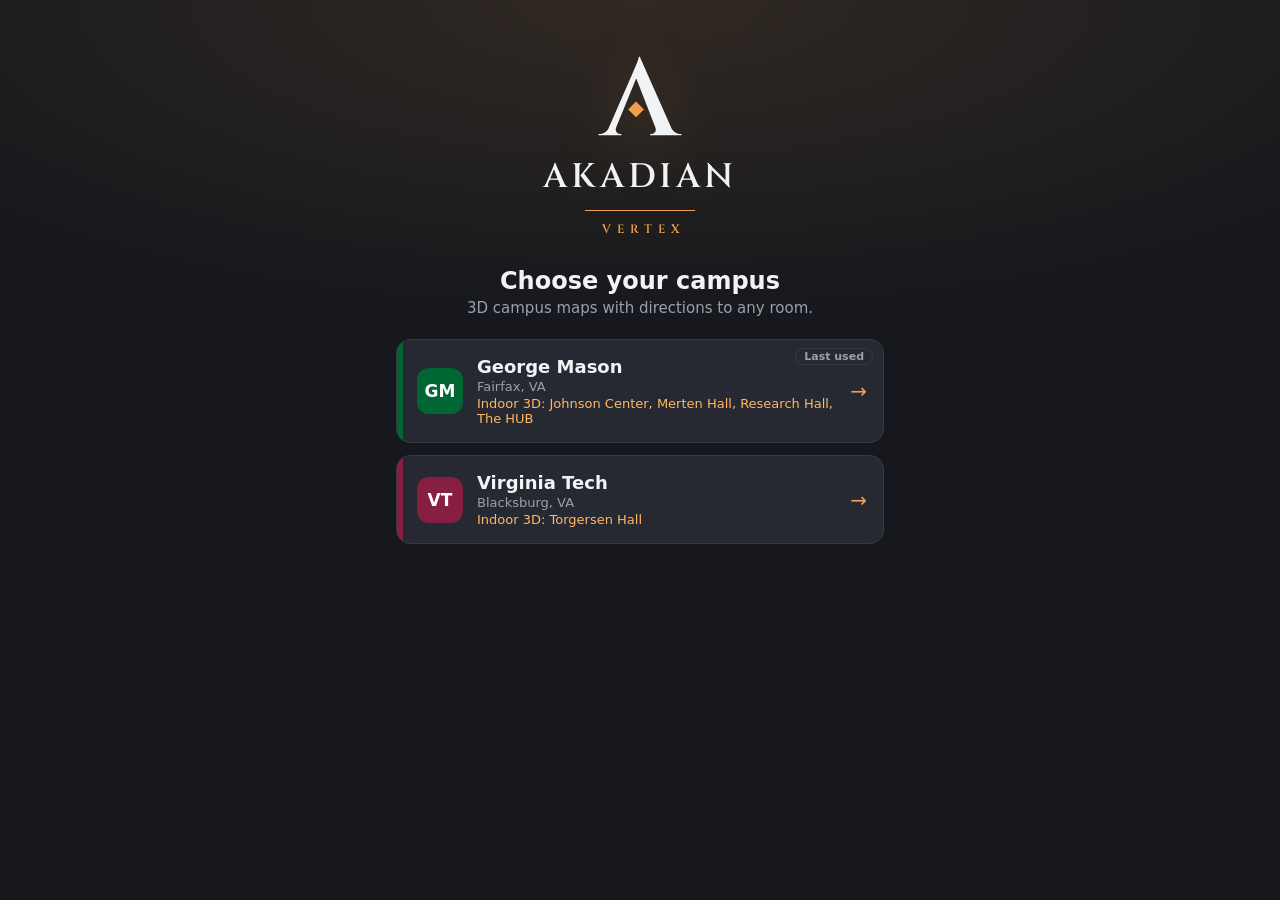
<file: docs/index.html>
<!doctype html>
<html lang="en">
<head>
  <script>window.AKADIAN_DATA = 'data';</script>
  <meta charset="utf-8">
  <meta name="viewport" content="width=device-width, initial-scale=1, viewport-fit=cover">
  <title>Akadian Vertex</title>
  <meta name="description" content="3D campus maps with turn-by-turn directions to any room.">
  <meta name="theme-color" content="#16181d">
  <link rel="manifest" href="manifest.webmanifest">
  <link rel="icon" href="icons/icon.svg" type="image/svg+xml">
  <link rel="icon" href="icons/icon-192.png" sizes="192x192">
  <link rel="apple-touch-icon" href="icons/icon-192.png">
  <meta name="apple-mobile-web-app-capable" content="yes">
  <meta name="apple-mobile-web-app-status-bar-style" content="black-translucent">
  <link rel="stylesheet" href="vendor/maplibre-gl/maplibre-gl.css">
  <link rel="stylesheet" href="style.css">
  <script type="importmap">
    {
      "imports": {
        "three": "./vendor/three/build/three.module.js",
        "three/addons/": "./vendor/three/examples/jsm/"
      }
    }
  </script>
</head>
<body>
  <header class="topbar">
    <div class="brand"><svg class="mark" viewBox="-82 -81 880 880" aria-hidden="true"><path fill="currentColor" d="M356.0 0.0 L672.0 712.0 L524.0 712.0 L309.0 160.0 Z M141.0 645.0 L139.8 648.3 L138.7 651.5 L137.8 654.6 L137.1 657.7 L136.6 660.6 L136.2 663.5 L136.1 666.3 L136.1 669.0 L136.3 671.6 L136.7 674.2 L137.3 676.6 L138.0 679.0 L138.9 681.3 L139.9 683.5 L140.9 685.6 L142.1 687.6 L143.4 689.5 L144.8 691.4 L146.2 693.1 L147.8 694.8 L149.4 696.3 L151.2 697.8 L153.0 699.2 L155.0 700.5 L157.0 701.7 L159.0 702.8 L161.0 703.8 L163.0 704.7 L165.0 705.4 L167.0 706.1 L169.0 706.7 L171.0 707.2 L173.0 707.5 L175.0 707.8 L177.0 707.9 L179.0 708.0 L188.0 708.0 L188.0 718.0 L-22.0 718.0 L-22.0 708.0 L-22.0 708.0 L-21.9 708.0 L-21.7 708.0 L-21.5 708.0 L-21.2 708.0 L-20.9 708.0 L-20.5 708.0 L-20.0 708.0 L-19.5 708.0 L-18.9 708.0 L-18.2 708.0 L-17.5 708.0 L-16.8 708.0 L-16.1 708.0 L-15.5 708.0 L-15.0 708.0 L-14.5 708.0 L-14.1 708.0 L-13.8 708.0 L-13.5 708.0 L-13.3 708.0 L-13.1 708.0 L-13.0 708.0 L-13.0 708.0 L-9.2 707.9 L-5.3 707.6 L-1.4 707.1 L2.5 706.4 L6.4 705.5 L10.4 704.4 L14.3 703.1 L18.3 701.6 L22.3 699.8 L26.4 697.9 L30.4 695.8 L34.5 693.5 L38.5 690.9 L42.4 688.1 L46.2 685.0 L49.9 681.7 L53.4 678.0 L56.9 674.1 L60.2 669.9 L63.4 665.5 L66.5 660.8 L69.4 655.8 L72.3 650.5 L75.0 645.0 Z M356.0 0.0 L361.0 105.0 L112.0 715.0 L44.0 715.0 L302.0 122.0 L302.4 121.3 L302.8 120.3 L303.3 119.3 L303.8 118.1 L304.4 116.7 L305.1 115.1 L305.9 113.4 L306.7 111.6 L307.5 109.5 L308.5 107.3 L309.4 105.0 L310.5 102.5 L311.6 99.9 L312.7 97.2 L313.9 94.5 L315.1 91.7 L316.3 88.8 L317.5 85.9 L318.8 82.9 L320.1 79.8 L321.4 76.7 L322.7 73.5 L324.1 70.3 L325.5 67.0 L326.9 63.7 L328.3 60.4 L329.6 57.1 L330.9 53.8 L332.1 50.6 L333.4 47.4 L334.6 44.2 L335.7 41.0 L336.8 37.8 L337.9 34.7 L339.0 31.6 L340.0 28.5 L341.0 25.5 L341.9 22.6 L342.7 19.8 L343.4 17.1 L344.1 14.6 L344.8 12.1 L345.3 9.8 L345.8 7.6 L346.2 5.5 L346.5 3.6 L346.8 1.7 L347.0 0.0 Z M498.0 645.0 L642.0 645.0 L644.7 650.5 L647.6 655.8 L650.5 660.8 L653.6 665.5 L656.8 669.9 L660.1 674.1 L663.6 678.0 L667.1 681.7 L670.8 685.0 L674.6 688.1 L678.5 690.9 L682.5 693.5 L686.6 695.8 L690.6 697.9 L694.7 699.8 L698.7 701.6 L702.7 703.1 L706.6 704.4 L710.6 705.5 L714.5 706.4 L718.4 707.1 L722.3 707.6 L726.2 707.9 L730.0 708.0 L730.0 708.0 L730.1 708.0 L730.2 708.0 L730.4 708.0 L730.7 708.0 L731.0 708.0 L731.4 708.0 L731.8 708.0 L732.2 708.0 L732.8 708.0 L733.4 708.0 L734.0 708.0 L734.6 708.0 L735.2 708.0 L735.8 708.0 L736.2 708.0 L736.6 708.0 L737.0 708.0 L737.3 708.0 L737.6 708.0 L737.8 708.0 L737.9 708.0 L738.0 708.0 L738.0 708.0 L738.0 718.0 L451.0 718.0 L451.0 708.0 L460.0 708.0 L463.1 707.9 L466.2 707.5 L469.2 707.0 L472.2 706.2 L475.1 705.1 L478.0 703.9 L480.8 702.4 L483.6 700.7 L486.2 698.7 L488.9 696.5 L491.5 694.1 L494.0 691.5 L496.3 688.7 L498.3 685.6 L499.9 682.4 L501.1 679.0 L502.0 675.4 L502.5 671.6 L502.7 667.7 L502.4 663.5 L501.9 659.2 L500.9 654.6 L499.7 649.9 L498.0 645.0 Z"/><polygon class="mark-gem" points="322,410 394,482 322,554 250,482"/></svg><div><strong class="wordmark">Akadian <span>Vertex</span></strong><small id="campusName">Loading…</small></div></div>
    <label class="toggle" title="Routes avoid stairs and use elevators">
      <input type="checkbox" id="stepFree"> <span aria-hidden="true">♿</span><span>Step-free</span>
    </label>
  </header>

  <!-- First screen on a plain launch: choose a campus -->
  <section id="pick" class="pick hidden" aria-labelledby="pickTitle">
    <div class="pick-inner">
      <div class="pick-brand" aria-label="Akadian Vertex">
        <svg class="mark xl" viewBox="-82 -81 880 880" aria-hidden="true"><path fill="currentColor" d="M356.0 0.0 L672.0 712.0 L524.0 712.0 L309.0 160.0 Z M141.0 645.0 L139.8 648.3 L138.7 651.5 L137.8 654.6 L137.1 657.7 L136.6 660.6 L136.2 663.5 L136.1 666.3 L136.1 669.0 L136.3 671.6 L136.7 674.2 L137.3 676.6 L138.0 679.0 L138.9 681.3 L139.9 683.5 L140.9 685.6 L142.1 687.6 L143.4 689.5 L144.8 691.4 L146.2 693.1 L147.8 694.8 L149.4 696.3 L151.2 697.8 L153.0 699.2 L155.0 700.5 L157.0 701.7 L159.0 702.8 L161.0 703.8 L163.0 704.7 L165.0 705.4 L167.0 706.1 L169.0 706.7 L171.0 707.2 L173.0 707.5 L175.0 707.8 L177.0 707.9 L179.0 708.0 L188.0 708.0 L188.0 718.0 L-22.0 718.0 L-22.0 708.0 L-22.0 708.0 L-21.9 708.0 L-21.7 708.0 L-21.5 708.0 L-21.2 708.0 L-20.9 708.0 L-20.5 708.0 L-20.0 708.0 L-19.5 708.0 L-18.9 708.0 L-18.2 708.0 L-17.5 708.0 L-16.8 708.0 L-16.1 708.0 L-15.5 708.0 L-15.0 708.0 L-14.5 708.0 L-14.1 708.0 L-13.8 708.0 L-13.5 708.0 L-13.3 708.0 L-13.1 708.0 L-13.0 708.0 L-13.0 708.0 L-9.2 707.9 L-5.3 707.6 L-1.4 707.1 L2.5 706.4 L6.4 705.5 L10.4 704.4 L14.3 703.1 L18.3 701.6 L22.3 699.8 L26.4 697.9 L30.4 695.8 L34.5 693.5 L38.5 690.9 L42.4 688.1 L46.2 685.0 L49.9 681.7 L53.4 678.0 L56.9 674.1 L60.2 669.9 L63.4 665.5 L66.5 660.8 L69.4 655.8 L72.3 650.5 L75.0 645.0 Z M356.0 0.0 L361.0 105.0 L112.0 715.0 L44.0 715.0 L302.0 122.0 L302.4 121.3 L302.8 120.3 L303.3 119.3 L303.8 118.1 L304.4 116.7 L305.1 115.1 L305.9 113.4 L306.7 111.6 L307.5 109.5 L308.5 107.3 L309.4 105.0 L310.5 102.5 L311.6 99.9 L312.7 97.2 L313.9 94.5 L315.1 91.7 L316.3 88.8 L317.5 85.9 L318.8 82.9 L320.1 79.8 L321.4 76.7 L322.7 73.5 L324.1 70.3 L325.5 67.0 L326.9 63.7 L328.3 60.4 L329.6 57.1 L330.9 53.8 L332.1 50.6 L333.4 47.4 L334.6 44.2 L335.7 41.0 L336.8 37.8 L337.9 34.7 L339.0 31.6 L340.0 28.5 L341.0 25.5 L341.9 22.6 L342.7 19.8 L343.4 17.1 L344.1 14.6 L344.8 12.1 L345.3 9.8 L345.8 7.6 L346.2 5.5 L346.5 3.6 L346.8 1.7 L347.0 0.0 Z M498.0 645.0 L642.0 645.0 L644.7 650.5 L647.6 655.8 L650.5 660.8 L653.6 665.5 L656.8 669.9 L660.1 674.1 L663.6 678.0 L667.1 681.7 L670.8 685.0 L674.6 688.1 L678.5 690.9 L682.5 693.5 L686.6 695.8 L690.6 697.9 L694.7 699.8 L698.7 701.6 L702.7 703.1 L706.6 704.4 L710.6 705.5 L714.5 706.4 L718.4 707.1 L722.3 707.6 L726.2 707.9 L730.0 708.0 L730.0 708.0 L730.1 708.0 L730.2 708.0 L730.4 708.0 L730.7 708.0 L731.0 708.0 L731.4 708.0 L731.8 708.0 L732.2 708.0 L732.8 708.0 L733.4 708.0 L734.0 708.0 L734.6 708.0 L735.2 708.0 L735.8 708.0 L736.2 708.0 L736.6 708.0 L737.0 708.0 L737.3 708.0 L737.6 708.0 L737.8 708.0 L737.9 708.0 L738.0 708.0 L738.0 708.0 L738.0 718.0 L451.0 718.0 L451.0 708.0 L460.0 708.0 L463.1 707.9 L466.2 707.5 L469.2 707.0 L472.2 706.2 L475.1 705.1 L478.0 703.9 L480.8 702.4 L483.6 700.7 L486.2 698.7 L488.9 696.5 L491.5 694.1 L494.0 691.5 L496.3 688.7 L498.3 685.6 L499.9 682.4 L501.1 679.0 L502.0 675.4 L502.5 671.6 L502.7 667.7 L502.4 663.5 L501.9 659.2 L500.9 654.6 L499.7 649.9 L498.0 645.0 Z"/><polygon class="mark-gem" points="322,410 394,482 322,554 250,482"/></svg>
        <span class="wordmark big">Akadian</span><span class="boot-rule"></span><span class="wordmark sub">Vertex</span>
      </div>
      <h1 id="pickTitle">Choose your campus</h1>
      <p class="pick-sub">3D campus maps with directions to any room.</p>
      <div id="pickList" class="pick-list" role="list"></div>
    </div>
  </section>

  <!-- loading / error screen -->
  <div id="boot" class="boot" role="status" aria-live="polite">
    <div class="boot-brand" aria-hidden="true"><svg class="mark big" viewBox="-82 -81 880 880" aria-hidden="true"><path fill="currentColor" d="M356.0 0.0 L672.0 712.0 L524.0 712.0 L309.0 160.0 Z M141.0 645.0 L139.8 648.3 L138.7 651.5 L137.8 654.6 L137.1 657.7 L136.6 660.6 L136.2 663.5 L136.1 666.3 L136.1 669.0 L136.3 671.6 L136.7 674.2 L137.3 676.6 L138.0 679.0 L138.9 681.3 L139.9 683.5 L140.9 685.6 L142.1 687.6 L143.4 689.5 L144.8 691.4 L146.2 693.1 L147.8 694.8 L149.4 696.3 L151.2 697.8 L153.0 699.2 L155.0 700.5 L157.0 701.7 L159.0 702.8 L161.0 703.8 L163.0 704.7 L165.0 705.4 L167.0 706.1 L169.0 706.7 L171.0 707.2 L173.0 707.5 L175.0 707.8 L177.0 707.9 L179.0 708.0 L188.0 708.0 L188.0 718.0 L-22.0 718.0 L-22.0 708.0 L-22.0 708.0 L-21.9 708.0 L-21.7 708.0 L-21.5 708.0 L-21.2 708.0 L-20.9 708.0 L-20.5 708.0 L-20.0 708.0 L-19.5 708.0 L-18.9 708.0 L-18.2 708.0 L-17.5 708.0 L-16.8 708.0 L-16.1 708.0 L-15.5 708.0 L-15.0 708.0 L-14.5 708.0 L-14.1 708.0 L-13.8 708.0 L-13.5 708.0 L-13.3 708.0 L-13.1 708.0 L-13.0 708.0 L-13.0 708.0 L-9.2 707.9 L-5.3 707.6 L-1.4 707.1 L2.5 706.4 L6.4 705.5 L10.4 704.4 L14.3 703.1 L18.3 701.6 L22.3 699.8 L26.4 697.9 L30.4 695.8 L34.5 693.5 L38.5 690.9 L42.4 688.1 L46.2 685.0 L49.9 681.7 L53.4 678.0 L56.9 674.1 L60.2 669.9 L63.4 665.5 L66.5 660.8 L69.4 655.8 L72.3 650.5 L75.0 645.0 Z M356.0 0.0 L361.0 105.0 L112.0 715.0 L44.0 715.0 L302.0 122.0 L302.4 121.3 L302.8 120.3 L303.3 119.3 L303.8 118.1 L304.4 116.7 L305.1 115.1 L305.9 113.4 L306.7 111.6 L307.5 109.5 L308.5 107.3 L309.4 105.0 L310.5 102.5 L311.6 99.9 L312.7 97.2 L313.9 94.5 L315.1 91.7 L316.3 88.8 L317.5 85.9 L318.8 82.9 L320.1 79.8 L321.4 76.7 L322.7 73.5 L324.1 70.3 L325.5 67.0 L326.9 63.7 L328.3 60.4 L329.6 57.1 L330.9 53.8 L332.1 50.6 L333.4 47.4 L334.6 44.2 L335.7 41.0 L336.8 37.8 L337.9 34.7 L339.0 31.6 L340.0 28.5 L341.0 25.5 L341.9 22.6 L342.7 19.8 L343.4 17.1 L344.1 14.6 L344.8 12.1 L345.3 9.8 L345.8 7.6 L346.2 5.5 L346.5 3.6 L346.8 1.7 L347.0 0.0 Z M498.0 645.0 L642.0 645.0 L644.7 650.5 L647.6 655.8 L650.5 660.8 L653.6 665.5 L656.8 669.9 L660.1 674.1 L663.6 678.0 L667.1 681.7 L670.8 685.0 L674.6 688.1 L678.5 690.9 L682.5 693.5 L686.6 695.8 L690.6 697.9 L694.7 699.8 L698.7 701.6 L702.7 703.1 L706.6 704.4 L710.6 705.5 L714.5 706.4 L718.4 707.1 L722.3 707.6 L726.2 707.9 L730.0 708.0 L730.0 708.0 L730.1 708.0 L730.2 708.0 L730.4 708.0 L730.7 708.0 L731.0 708.0 L731.4 708.0 L731.8 708.0 L732.2 708.0 L732.8 708.0 L733.4 708.0 L734.0 708.0 L734.6 708.0 L735.2 708.0 L735.8 708.0 L736.2 708.0 L736.6 708.0 L737.0 708.0 L737.3 708.0 L737.6 708.0 L737.8 708.0 L737.9 708.0 L738.0 708.0 L738.0 708.0 L738.0 718.0 L451.0 718.0 L451.0 708.0 L460.0 708.0 L463.1 707.9 L466.2 707.5 L469.2 707.0 L472.2 706.2 L475.1 705.1 L478.0 703.9 L480.8 702.4 L483.6 700.7 L486.2 698.7 L488.9 696.5 L491.5 694.1 L494.0 691.5 L496.3 688.7 L498.3 685.6 L499.9 682.4 L501.1 679.0 L502.0 675.4 L502.5 671.6 L502.7 667.7 L502.4 663.5 L501.9 659.2 L500.9 654.6 L499.7 649.9 L498.0 645.0 Z"/><polygon class="mark-gem" points="322,410 394,482 322,554 250,482"/></svg><span class="wordmark big">Akadian</span><span class="boot-rule"></span><span class="wordmark sub">Vertex</span></div>
    <p id="bootMsg">Loading campus map…</p>
    <button id="bootRetry" class="btn primary hidden">Try again</button>
  </div>

  <!-- Search: opens over the map when you tap the search bar -->
  <section id="search" class="search-overlay hidden" aria-label="Search the campus">
    <div class="search-head">
      <button id="searchBack" class="icon-btn" aria-label="Back to the map"><span aria-hidden="true">←</span></button>
      <input id="q" type="search" placeholder="Search rooms, buildings, food, bus stops" autocomplete="off" aria-label="Search the campus" enterkeyhint="go">
      <button id="searchClear" class="icon-btn hidden" aria-label="Clear the search"><span aria-hidden="true">✕</span></button>
    </div>
    <div class="search-body">
      <div id="browse" class="chips scroll-row" aria-label="Browse by category"></div>
      <div id="savedQuick"></div>
      <div id="recent"></div>
      <h2 class="list-title" id="listTitle"></h2>
      <ul id="results" class="results"></ul>
    </div>
  </section>

  <!-- Outdoor: GPS to the best entrance -->
  <section id="outdoor" class="panel hidden">
    <div id="map">
      <div id="mapTop" class="map-top">
        <div class="searchbar">
          <button id="searchOpen" class="searchbar-field" aria-label="Search the campus"><span id="searchText" class="searchbar-text">Search rooms, buildings, food</span></button>
          <button id="searchClose" class="icon-btn hidden" aria-label="Close this place"><span aria-hidden="true">✕</span></button>
          <button id="campusBtn" class="campus-chip" aria-label="Change campus" title="Change campus"></button>
        </div>
        <div id="mapChips" class="chips scroll-row map-chips" aria-label="Browse by category"></div>
      </div>
      <!-- turn-by-turn navigation (after Start): next turn on top, trip and End at the bottom -->
      <div id="navBanner" class="nav-banner hidden" role="status" aria-live="polite"></div>
      <button id="navRecenter" class="nav-recenter hidden">Re-center</button>
      <div id="navBar" class="nav-bar hidden">
        <button id="navEnd" class="nav-end" aria-label="End navigation"><span aria-hidden="true">✕</span></button>
        <div class="nav-trip" id="navTrip"></div>
        <button id="navOverview" class="nav-icon" aria-label="Show the whole route" title="Overview">
          <svg viewBox="0 0 24 24" aria-hidden="true"><path d="M4 9V4h5M20 9V4h-5M4 15v5h5M20 15v5h-5"/></svg></button>
        <button id="navVoice" class="nav-icon" aria-pressed="true" aria-label="Spoken directions" title="Spoken directions">
          <svg viewBox="0 0 24 24" aria-hidden="true"><path d="M4 9h4l5-4v14l-5-4H4z"/><path class="wave" d="M16.5 8.5a5 5 0 0 1 0 7M19 6a8.5 8.5 0 0 1 0 12"/><path class="mute" d="M17 9l5 6M22 9l-5 6"/></svg></button>
      </div>
    </div>
    <div class="sheet map-sheet" id="mapSheet">
      <div class="sheet-grip" aria-hidden="true"><span></span></div>
      <div id="navSheet">
        <button class="sheet-close" data-back="search" aria-label="Close"><span aria-hidden="true">✕</span></button>
        <div class="dest" id="destOut"></div>
        <div class="gps"><span id="gpsStatus" class="muted"></span><button id="gpsRetry" class="link hidden">Use my location</button><span id="navTools" class="sheet-tools"></span></div>
        <div class="leg" id="outLeg"></div>
        <div class="actions" data-peek>
          <button id="startNav" class="btn primary start-btn" disabled>Start</button>
          <button id="fitRoute" class="btn secondary">Show whole route</button>
          <button id="arrived" class="btn secondary">I'm at the entrance →</button>
        </div>
        <div class="actions small-actions"><button id="saveOut" class="btn ghost-sm save-btn hidden" aria-pressed="false">☆ Save place</button><button id="shareBtn" class="btn ghost-sm">Share this place</button></div>
        <section id="busTimes" class="bus-times hidden" aria-label="Bus times"></section>
        <ol id="walkSteps" class="steps walk" aria-label="Walking directions"></ol>
      </div>
      <!-- home: the map with nothing picked yet -->
      <div id="exploreSheet" class="hidden">
        <div class="home-head" data-peek>
          <div><b id="homeCampus">Campus map</b><small id="gpsStatus2" class="muted">Tap any building for its 3D model</small></div>
          <button id="switchCampus" class="link small">Change campus</button>
        </div>
        <div id="carCard" class="car-card"></div>
        <div id="saved"></div>
      </div>
      <!-- save where you parked (stored only on this device) -->
      <div id="parkSheet" class="hidden">
        <button class="sheet-close" data-back="search" aria-label="Close"><span aria-hidden="true">✕</span></button>
        <div class="dest">Save your parking spot<small id="parkWhere">Finding your location…</small></div>
        <div id="parkLevels" class="level-row hidden" role="group" aria-label="Deck level"></div>
        <label class="park-note">Note (optional)<input id="parkNote" maxlength="60" placeholder="e.g. Row C, near the stairs"></label>
        <div class="actions" data-peek><button id="parkSave" class="btn primary" disabled>Save spot</button></div>
        <p class="muted small-print">Saved only on this device. Nothing is sent anywhere.</p>
      </div>
    </div>
  </section>

  <!-- 3D model of any campus building (tap a building on the map) -->
  <section id="building" class="panel hidden">
    <div id="shell" aria-label="3D model of the building"></div>
    <div class="floorbar" id="shellFloors" aria-label="Floors"></div>
    <div class="sheet">
      <button class="back" data-back="outdoor">← Back to map</button>
      <div class="dest" id="bldTitle"></div>
      <div class="bld-facts" id="bldFacts"></div>
      <div class="actions">
        <button id="bldWalk" class="btn primary">Walk here</button>
      </div>
      <div id="bldLists"></div>
    </div>
  </section>

  <!-- Indoor: 3D route from the entrance to the room -->
  <section id="indoor" class="panel hidden">
    <div id="scene" aria-label="3D indoor map"></div>
    <div class="floorbar" id="floorbar" aria-label="Floors"></div>
    <div class="sheet">
      <button class="back" data-back="outdoor">← Back to map</button>
      <!-- a room tapped in the 3D view -->
      <div id="roomCard" class="room-card hidden" role="region" aria-label="Selected room">
        <button id="roomClose" class="room-close" aria-label="Close room details">✕</button>
        <div class="dest" id="roomTitle"></div>
        <div class="actions">
          <button id="roomGo" class="btn primary">Directions</button>
          <button id="roomInside" class="btn secondary">Route from the entrance</button>
        </div>
        <div class="actions small-actions"><button id="roomSave" class="btn ghost-sm save-btn" aria-pressed="false">☆ Save place</button><button id="roomShare" class="btn ghost-sm">Share</button></div>
      </div>
      <div class="dest" id="destIn"></div>
      <div class="actions small-actions"><button id="saveIn" class="btn ghost-sm save-btn hidden" aria-pressed="false">☆ Save place</button></div>
      <ol id="steps" class="steps" aria-label="Directions inside"></ol>
    </div>
  </section>

  <div id="parkPrompt" class="park-prompt hidden" role="status">
    <div><b>Looks like you parked</b><small id="parkPromptWhere"></small></div>
    <button class="btn primary" id="parkPromptYes">Save spot</button>
    <button class="btn secondary" id="parkPromptNo" aria-label="Dismiss">✕</button>
  </div>
  <div id="toast" class="toast" role="status" aria-live="polite"></div>

  <script src="vendor/maplibre-gl/maplibre-gl.js"></script>
  <script type="module" src="js/main.js"></script>
</body>
</html>
</file>
<file: docs/vendor/maplibre-gl/maplibre-gl.css>
.maplibregl-map{font:12px/20px Helvetica Neue,Arial,Helvetica,sans-serif;overflow:hidden;position:relative;-webkit-tap-highlight-color:rgb(0 0 0/0)}.maplibregl-canvas{left:0;position:absolute;top:0}.maplibregl-map:fullscreen{height:100%;width:100%}.maplibregl-ctrl-group button.maplibregl-ctrl-compass{touch-action:none}.maplibregl-canvas-container.maplibregl-interactive,.maplibregl-ctrl-group button.maplibregl-ctrl-compass{cursor:grab;-webkit-user-select:none;-moz-user-select:none;user-select:none}.maplibregl-canvas-container.maplibregl-interactive.maplibregl-track-pointer{cursor:pointer}.maplibregl-canvas-container.maplibregl-interactive:active,.maplibregl-ctrl-group button.maplibregl-ctrl-compass:active{cursor:grabbing}.maplibregl-canvas-container.maplibregl-touch-zoom-rotate,.maplibregl-canvas-container.maplibregl-touch-zoom-rotate .maplibregl-canvas{touch-action:pan-x pan-y}.maplibregl-canvas-container.maplibregl-touch-drag-pan,.maplibregl-canvas-container.maplibregl-touch-drag-pan .maplibregl-canvas{touch-action:pinch-zoom}.maplibregl-canvas-container.maplibregl-touch-zoom-rotate.maplibregl-touch-drag-pan,.maplibregl-canvas-container.maplibregl-touch-zoom-rotate.maplibregl-touch-drag-pan .maplibregl-canvas{touch-action:none}.maplibregl-canvas-container.maplibregl-touch-drag-pan.maplibregl-cooperative-gestures,.maplibregl-canvas-container.maplibregl-touch-drag-pan.maplibregl-cooperative-gestures .maplibregl-canvas{touch-action:pan-x pan-y}.maplibregl-ctrl-bottom-left,.maplibregl-ctrl-bottom-right,.maplibregl-ctrl-top-left,.maplibregl-ctrl-top-right{pointer-events:none;position:absolute;z-index:2}.maplibregl-ctrl-top-left{left:0;top:0}.maplibregl-ctrl-top-right{right:0;top:0}.maplibregl-ctrl-bottom-left{bottom:0;left:0}.maplibregl-ctrl-bottom-right{bottom:0;right:0}.maplibregl-ctrl{clear:both;pointer-events:auto;transform:translate(0)}.maplibregl-ctrl-top-left .maplibregl-ctrl{float:left;margin:10px 0 0 10px}.maplibregl-ctrl-top-right .maplibregl-ctrl{float:right;margin:10px 10px 0 0}.maplibregl-ctrl-bottom-left .maplibregl-ctrl{float:left;margin:0 0 10px 10px}.maplibregl-ctrl-bottom-right .maplibregl-ctrl{float:right;margin:0 10px 10px 0}.maplibregl-ctrl-group{background:#fff;border-radius:4px}.maplibregl-ctrl-group:not(:empty){box-shadow:0 0 0 2px rgba(0,0,0,.1)}@media (forced-colors:active){.maplibregl-ctrl-group:not(:empty){box-shadow:0 0 0 2px ButtonText}}.maplibregl-ctrl-group button{background-color:transparent;border:0;box-sizing:border-box;cursor:pointer;display:block;height:29px;outline:none;padding:0;width:29px}.maplibregl-ctrl-group button+button{border-top:1px solid #ddd}.maplibregl-ctrl button .maplibregl-ctrl-icon{background-position:50%;background-repeat:no-repeat;display:block;height:100%;width:100%}@media (forced-colors:active){.maplibregl-ctrl-icon{background-color:transparent}.maplibregl-ctrl-group button+button{border-top:1px solid ButtonText}}.maplibregl-ctrl button::-moz-focus-inner{border:0;padding:0}.maplibregl-ctrl-attrib-button:focus,.maplibregl-ctrl-group button:focus{box-shadow:0 0 2px 2px #0096ff}.maplibregl-ctrl button:disabled{cursor:not-allowed}.maplibregl-ctrl button:disabled .maplibregl-ctrl-icon{opacity:.25}.maplibregl-ctrl button:not(:disabled):hover{background-color:rgb(0 0 0/5%)}.maplibregl-ctrl-group button:focus:focus-visible{box-shadow:0 0 2px 2px #0096ff}.maplibregl-ctrl-group button:focus:not(:focus-visible){box-shadow:none}.maplibregl-ctrl-group button:focus:first-child{border-radius:4px 4px 0 0}.maplibregl-ctrl-group button:focus:last-child{border-radius:0 0 4px 4px}.maplibregl-ctrl-group button:focus:only-child{border-radius:inherit}.maplibregl-ctrl button.maplibregl-ctrl-zoom-out .maplibregl-ctrl-icon{background-image:url("data:image/svg+xml;charset=utf-8,%3Csvg xmlns='http://www.w3.org/2000/svg' width='29' height='29' fill='%23333' viewBox='0 0 29 29'%3E%3Cpath d='M10 13c-.75 0-1.5.75-1.5 1.5S9.25 16 10 16h9c.75 0 1.5-.75 1.5-1.5S19.75 13 19 13z'/%3E%3C/svg%3E")}.maplibregl-ctrl button.maplibregl-ctrl-zoom-in .maplibregl-ctrl-icon{background-image:url("data:image/svg+xml;charset=utf-8,%3Csvg xmlns='http://www.w3.org/2000/svg' width='29' height='29' fill='%23333' viewBox='0 0 29 29'%3E%3Cpath d='M14.5 8.5c-.75 0-1.5.75-1.5 1.5v3h-3c-.75 0-1.5.75-1.5 1.5S9.25 16 10 16h3v3c0 .75.75 1.5 1.5 1.5S16 19.75 16 19v-3h3c.75 0 1.5-.75 1.5-1.5S19.75 13 19 13h-3v-3c0-.75-.75-1.5-1.5-1.5'/%3E%3C/svg%3E")}@media (forced-colors:active){.maplibregl-ctrl button.maplibregl-ctrl-zoom-out .maplibregl-ctrl-icon{background-image:url("data:image/svg+xml;charset=utf-8,%3Csvg xmlns='http://www.w3.org/2000/svg' width='29' height='29' fill='%23fff' viewBox='0 0 29 29'%3E%3Cpath d='M10 13c-.75 0-1.5.75-1.5 1.5S9.25 16 10 16h9c.75 0 1.5-.75 1.5-1.5S19.75 13 19 13z'/%3E%3C/svg%3E")}.maplibregl-ctrl button.maplibregl-ctrl-zoom-in .maplibregl-ctrl-icon{background-image:url("data:image/svg+xml;charset=utf-8,%3Csvg xmlns='http://www.w3.org/2000/svg' width='29' height='29' fill='%23fff' viewBox='0 0 29 29'%3E%3Cpath d='M14.5 8.5c-.75 0-1.5.75-1.5 1.5v3h-3c-.75 0-1.5.75-1.5 1.5S9.25 16 10 16h3v3c0 .75.75 1.5 1.5 1.5S16 19.75 16 19v-3h3c.75 0 1.5-.75 1.5-1.5S19.75 13 19 13h-3v-3c0-.75-.75-1.5-1.5-1.5'/%3E%3C/svg%3E")}}@media (forced-colors:active) and (prefers-color-scheme:light){.maplibregl-ctrl button.maplibregl-ctrl-zoom-out .maplibregl-ctrl-icon{background-image:url("data:image/svg+xml;charset=utf-8,%3Csvg xmlns='http://www.w3.org/2000/svg' width='29' height='29' viewBox='0 0 29 29'%3E%3Cpath d='M10 13c-.75 0-1.5.75-1.5 1.5S9.25 16 10 16h9c.75 0 1.5-.75 1.5-1.5S19.75 13 19 13z'/%3E%3C/svg%3E")}.maplibregl-ctrl button.maplibregl-ctrl-zoom-in .maplibregl-ctrl-icon{background-image:url("data:image/svg+xml;charset=utf-8,%3Csvg xmlns='http://www.w3.org/2000/svg' width='29' height='29' viewBox='0 0 29 29'%3E%3Cpath d='M14.5 8.5c-.75 0-1.5.75-1.5 1.5v3h-3c-.75 0-1.5.75-1.5 1.5S9.25 16 10 16h3v3c0 .75.75 1.5 1.5 1.5S16 19.75 16 19v-3h3c.75 0 1.5-.75 1.5-1.5S19.75 13 19 13h-3v-3c0-.75-.75-1.5-1.5-1.5'/%3E%3C/svg%3E")}}.maplibregl-ctrl button.maplibregl-ctrl-fullscreen .maplibregl-ctrl-icon{background-image:url("data:image/svg+xml;charset=utf-8,%3Csvg xmlns='http://www.w3.org/2000/svg' width='29' height='29' fill='%23333' viewBox='0 0 29 29'%3E%3Cpath d='M24 16v5.5c0 1.75-.75 2.5-2.5 2.5H16v-1l3-1.5-4-5.5 1-1 5.5 4 1.5-3zM6 16l1.5 3 5.5-4 1 1-4 5.5 3 1.5v1H7.5C5.75 24 5 23.25 5 21.5V16zm7-11v1l-3 1.5 4 5.5-1 1-5.5-4L6 13H5V7.5C5 5.75 5.75 5 7.5 5zm11 2.5c0-1.75-.75-2.5-2.5-2.5H16v1l3 1.5-4 5.5 1 1 5.5-4 1.5 3h1z'/%3E%3C/svg%3E")}.maplibregl-ctrl button.maplibregl-ctrl-shrink .maplibregl-ctrl-icon{background-image:url("data:image/svg+xml;charset=utf-8,%3Csvg xmlns='http://www.w3.org/2000/svg' width='29' height='29' viewBox='0 0 29 29'%3E%3Cpath d='M18.5 16c-1.75 0-2.5.75-2.5 2.5V24h1l1.5-3 5.5 4 1-1-4-5.5 3-1.5v-1zM13 18.5c0-1.75-.75-2.5-2.5-2.5H5v1l3 1.5L4 24l1 1 5.5-4 1.5 3h1zm3-8c0 1.75.75 2.5 2.5 2.5H24v-1l-3-1.5L25 5l-1-1-5.5 4L17 5h-1zM10.5 13c1.75 0 2.5-.75 2.5-2.5V5h-1l-1.5 3L5 4 4 5l4 5.5L5 12v1z'/%3E%3C/svg%3E")}@media (forced-colors:active){.maplibregl-ctrl button.maplibregl-ctrl-fullscreen .maplibregl-ctrl-icon{background-image:url("data:image/svg+xml;charset=utf-8,%3Csvg xmlns='http://www.w3.org/2000/svg' width='29' height='29' fill='%23fff' viewBox='0 0 29 29'%3E%3Cpath d='M24 16v5.5c0 1.75-.75 2.5-2.5 2.5H16v-1l3-1.5-4-5.5 1-1 5.5 4 1.5-3zM6 16l1.5 3 5.5-4 1 1-4 5.5 3 1.5v1H7.5C5.75 24 5 23.25 5 21.5V16zm7-11v1l-3 1.5 4 5.5-1 1-5.5-4L6 13H5V7.5C5 5.75 5.75 5 7.5 5zm11 2.5c0-1.75-.75-2.5-2.5-2.5H16v1l3 1.5-4 5.5 1 1 5.5-4 1.5 3h1z'/%3E%3C/svg%3E")}.maplibregl-ctrl button.maplibregl-ctrl-shrink .maplibregl-ctrl-icon{background-image:url("data:image/svg+xml;charset=utf-8,%3Csvg xmlns='http://www.w3.org/2000/svg' width='29' height='29' fill='%23fff' viewBox='0 0 29 29'%3E%3Cpath d='M18.5 16c-1.75 0-2.5.75-2.5 2.5V24h1l1.5-3 5.5 4 1-1-4-5.5 3-1.5v-1zM13 18.5c0-1.75-.75-2.5-2.5-2.5H5v1l3 1.5L4 24l1 1 5.5-4 1.5 3h1zm3-8c0 1.75.75 2.5 2.5 2.5H24v-1l-3-1.5L25 5l-1-1-5.5 4L17 5h-1zM10.5 13c1.75 0 2.5-.75 2.5-2.5V5h-1l-1.5 3L5 4 4 5l4 5.5L5 12v1z'/%3E%3C/svg%3E")}}@media (forced-colors:active) and (prefers-color-scheme:light){.maplibregl-ctrl button.maplibregl-ctrl-fullscreen .maplibregl-ctrl-icon{background-image:url("data:image/svg+xml;charset=utf-8,%3Csvg xmlns='http://www.w3.org/2000/svg' width='29' height='29' viewBox='0 0 29 29'%3E%3Cpath d='M24 16v5.5c0 1.75-.75 2.5-2.5 2.5H16v-1l3-1.5-4-5.5 1-1 5.5 4 1.5-3zM6 16l1.5 3 5.5-4 1 1-4 5.5 3 1.5v1H7.5C5.75 24 5 23.25 5 21.5V16zm7-11v1l-3 1.5 4 5.5-1 1-5.5-4L6 13H5V7.5C5 5.75 5.75 5 7.5 5zm11 2.5c0-1.75-.75-2.5-2.5-2.5H16v1l3 1.5-4 5.5 1 1 5.5-4 1.5 3h1z'/%3E%3C/svg%3E")}.maplibregl-ctrl button.maplibregl-ctrl-shrink .maplibregl-ctrl-icon{background-image:url("data:image/svg+xml;charset=utf-8,%3Csvg xmlns='http://www.w3.org/2000/svg' width='29' height='29' viewBox='0 0 29 29'%3E%3Cpath d='M18.5 16c-1.75 0-2.5.75-2.5 2.5V24h1l1.5-3 5.5 4 1-1-4-5.5 3-1.5v-1zM13 18.5c0-1.75-.75-2.5-2.5-2.5H5v1l3 1.5L4 24l1 1 5.5-4 1.5 3h1zm3-8c0 1.75.75 2.5 2.5 2.5H24v-1l-3-1.5L25 5l-1-1-5.5 4L17 5h-1zM10.5 13c1.75 0 2.5-.75 2.5-2.5V5h-1l-1.5 3L5 4 4 5l4 5.5L5 12v1z'/%3E%3C/svg%3E")}}.maplibregl-ctrl button.maplibregl-ctrl-compass .maplibregl-ctrl-icon{background-image:url("data:image/svg+xml;charset=utf-8,%3Csvg xmlns='http://www.w3.org/2000/svg' width='29' height='29' fill='%23333' viewBox='0 0 29 29'%3E%3Cpath d='m10.5 14 4-8 4 8z'/%3E%3Cpath fill='%23ccc' d='m10.5 16 4 8 4-8z'/%3E%3C/svg%3E")}@media (forced-colors:active){.maplibregl-ctrl button.maplibregl-ctrl-compass .maplibregl-ctrl-icon{background-image:url("data:image/svg+xml;charset=utf-8,%3Csvg xmlns='http://www.w3.org/2000/svg' width='29' height='29' fill='%23fff' viewBox='0 0 29 29'%3E%3Cpath d='m10.5 14 4-8 4 8z'/%3E%3Cpath fill='%23ccc' d='m10.5 16 4 8 4-8z'/%3E%3C/svg%3E")}}@media (forced-colors:active) and (prefers-color-scheme:light){.maplibregl-ctrl button.maplibregl-ctrl-compass .maplibregl-ctrl-icon{background-image:url("data:image/svg+xml;charset=utf-8,%3Csvg xmlns='http://www.w3.org/2000/svg' width='29' height='29' viewBox='0 0 29 29'%3E%3Cpath d='m10.5 14 4-8 4 8z'/%3E%3Cpath fill='%23ccc' d='m10.5 16 4 8 4-8z'/%3E%3C/svg%3E")}}.maplibregl-ctrl button.maplibregl-ctrl-terrain .maplibregl-ctrl-icon{background-image:url("data:image/svg+xml;charset=utf-8,%3Csvg xmlns='http://www.w3.org/2000/svg' width='22' height='22' fill='%23333' viewBox='0 0 22 22'%3E%3Cpath d='m1.754 13.406 4.453-4.851 3.09 3.09 3.281 3.277.969-.969-3.309-3.312 3.844-4.121 6.148 6.886h1.082v-.855l-7.207-8.07-4.84 5.187L6.169 6.57l-5.48 5.965v.871ZM.688 16.844h20.625v1.375H.688Zm0 0'/%3E%3C/svg%3E")}.maplibregl-ctrl button.maplibregl-ctrl-terrain-enabled .maplibregl-ctrl-icon{background-image:url("data:image/svg+xml;charset=utf-8,%3Csvg xmlns='http://www.w3.org/2000/svg' width='22' height='22' fill='%2333b5e5' viewBox='0 0 22 22'%3E%3Cpath d='m1.754 13.406 4.453-4.851 3.09 3.09 3.281 3.277.969-.969-3.309-3.312 3.844-4.121 6.148 6.886h1.082v-.855l-7.207-8.07-4.84 5.187L6.169 6.57l-5.48 5.965v.871ZM.688 16.844h20.625v1.375H.688Zm0 0'/%3E%3C/svg%3E")}.maplibregl-ctrl button.maplibregl-ctrl-geolocate .maplibregl-ctrl-icon{background-image:url("data:image/svg+xml;charset=utf-8,%3Csvg xmlns='http://www.w3.org/2000/svg' width='29' height='29' fill='%23333' viewBox='0 0 20 20'%3E%3Cpath d='M10 4C9 4 9 5 9 5v.1A5 5 0 0 0 5.1 9H5s-1 0-1 1 1 1 1 1h.1A5 5 0 0 0 9 14.9v.1s0 1 1 1 1-1 1-1v-.1a5 5 0 0 0 3.9-3.9h.1s1 0 1-1-1-1-1-1h-.1A5 5 0 0 0 11 5.1V5s0-1-1-1m0 2.5a3.5 3.5 0 1 1 0 7 3.5 3.5 0 1 1 0-7'/%3E%3Ccircle cx='10' cy='10' r='2'/%3E%3C/svg%3E")}.maplibregl-ctrl button.maplibregl-ctrl-geolocate:disabled .maplibregl-ctrl-icon{background-image:url("data:image/svg+xml;charset=utf-8,%3Csvg xmlns='http://www.w3.org/2000/svg' width='29' height='29' fill='%23aaa' viewBox='0 0 20 20'%3E%3Cpath d='M10 4C9 4 9 5 9 5v.1A5 5 0 0 0 5.1 9H5s-1 0-1 1 1 1 1 1h.1A5 5 0 0 0 9 14.9v.1s0 1 1 1 1-1 1-1v-.1a5 5 0 0 0 3.9-3.9h.1s1 0 1-1-1-1-1-1h-.1A5 5 0 0 0 11 5.1V5s0-1-1-1m0 2.5a3.5 3.5 0 1 1 0 7 3.5 3.5 0 1 1 0-7'/%3E%3Ccircle cx='10' cy='10' r='2'/%3E%3Cpath fill='red' d='m14 5 1 1-9 9-1-1z'/%3E%3C/svg%3E")}.maplibregl-ctrl button.maplibregl-ctrl-geolocate.maplibregl-ctrl-geolocate-active .maplibregl-ctrl-icon{background-image:url("data:image/svg+xml;charset=utf-8,%3Csvg xmlns='http://www.w3.org/2000/svg' width='29' height='29' fill='%2333b5e5' viewBox='0 0 20 20'%3E%3Cpath d='M10 4C9 4 9 5 9 5v.1A5 5 0 0 0 5.1 9H5s-1 0-1 1 1 1 1 1h.1A5 5 0 0 0 9 14.9v.1s0 1 1 1 1-1 1-1v-.1a5 5 0 0 0 3.9-3.9h.1s1 0 1-1-1-1-1-1h-.1A5 5 0 0 0 11 5.1V5s0-1-1-1m0 2.5a3.5 3.5 0 1 1 0 7 3.5 3.5 0 1 1 0-7'/%3E%3Ccircle cx='10' cy='10' r='2'/%3E%3C/svg%3E")}.maplibregl-ctrl button.maplibregl-ctrl-geolocate.maplibregl-ctrl-geolocate-active-error .maplibregl-ctrl-icon{background-image:url("data:image/svg+xml;charset=utf-8,%3Csvg xmlns='http://www.w3.org/2000/svg' width='29' height='29' fill='%23e58978' viewBox='0 0 20 20'%3E%3Cpath d='M10 4C9 4 9 5 9 5v.1A5 5 0 0 0 5.1 9H5s-1 0-1 1 1 1 1 1h.1A5 5 0 0 0 9 14.9v.1s0 1 1 1 1-1 1-1v-.1a5 5 0 0 0 3.9-3.9h.1s1 0 1-1-1-1-1-1h-.1A5 5 0 0 0 11 5.1V5s0-1-1-1m0 2.5a3.5 3.5 0 1 1 0 7 3.5 3.5 0 1 1 0-7'/%3E%3Ccircle cx='10' cy='10' r='2'/%3E%3C/svg%3E")}.maplibregl-ctrl button.maplibregl-ctrl-geolocate.maplibregl-ctrl-geolocate-background .maplibregl-ctrl-icon{background-image:url("data:image/svg+xml;charset=utf-8,%3Csvg xmlns='http://www.w3.org/2000/svg' width='29' height='29' fill='%2333b5e5' viewBox='0 0 20 20'%3E%3Cpath d='M10 4C9 4 9 5 9 5v.1A5 5 0 0 0 5.1 9H5s-1 0-1 1 1 1 1 1h.1A5 5 0 0 0 9 14.9v.1s0 1 1 1 1-1 1-1v-.1a5 5 0 0 0 3.9-3.9h.1s1 0 1-1-1-1-1-1h-.1A5 5 0 0 0 11 5.1V5s0-1-1-1m0 2.5a3.5 3.5 0 1 1 0 7 3.5 3.5 0 1 1 0-7'/%3E%3C/svg%3E")}.maplibregl-ctrl button.maplibregl-ctrl-geolocate.maplibregl-ctrl-geolocate-background-error .maplibregl-ctrl-icon{background-image:url("data:image/svg+xml;charset=utf-8,%3Csvg xmlns='http://www.w3.org/2000/svg' width='29' height='29' fill='%23e54e33' viewBox='0 0 20 20'%3E%3Cpath d='M10 4C9 4 9 5 9 5v.1A5 5 0 0 0 5.1 9H5s-1 0-1 1 1 1 1 1h.1A5 5 0 0 0 9 14.9v.1s0 1 1 1 1-1 1-1v-.1a5 5 0 0 0 3.9-3.9h.1s1 0 1-1-1-1-1-1h-.1A5 5 0 0 0 11 5.1V5s0-1-1-1m0 2.5a3.5 3.5 0 1 1 0 7 3.5 3.5 0 1 1 0-7'/%3E%3C/svg%3E")}.maplibregl-ctrl button.maplibregl-ctrl-geolocate.maplibregl-ctrl-geolocate-waiting .maplibregl-ctrl-icon{animation:maplibregl-spin 2s linear infinite}@media (forced-colors:active){.maplibregl-ctrl button.maplibregl-ctrl-geolocate .maplibregl-ctrl-icon{background-image:url("data:image/svg+xml;charset=utf-8,%3Csvg xmlns='http://www.w3.org/2000/svg' width='29' height='29' fill='%23fff' viewBox='0 0 20 20'%3E%3Cpath d='M10 4C9 4 9 5 9 5v.1A5 5 0 0 0 5.1 9H5s-1 0-1 1 1 1 1 1h.1A5 5 0 0 0 9 14.9v.1s0 1 1 1 1-1 1-1v-.1a5 5 0 0 0 3.9-3.9h.1s1 0 1-1-1-1-1-1h-.1A5 5 0 0 0 11 5.1V5s0-1-1-1m0 2.5a3.5 3.5 0 1 1 0 7 3.5 3.5 0 1 1 0-7'/%3E%3Ccircle cx='10' cy='10' r='2'/%3E%3C/svg%3E")}.maplibregl-ctrl button.maplibregl-ctrl-geolocate:disabled .maplibregl-ctrl-icon{background-image:url("data:image/svg+xml;charset=utf-8,%3Csvg xmlns='http://www.w3.org/2000/svg' width='29' height='29' fill='%23999' viewBox='0 0 20 20'%3E%3Cpath d='M10 4C9 4 9 5 9 5v.1A5 5 0 0 0 5.1 9H5s-1 0-1 1 1 1 1 1h.1A5 5 0 0 0 9 14.9v.1s0 1 1 1 1-1 1-1v-.1a5 5 0 0 0 3.9-3.9h.1s1 0 1-1-1-1-1-1h-.1A5 5 0 0 0 11 5.1V5s0-1-1-1m0 2.5a3.5 3.5 0 1 1 0 7 3.5 3.5 0 1 1 0-7'/%3E%3Ccircle cx='10' cy='10' r='2'/%3E%3Cpath fill='red' d='m14 5 1 1-9 9-1-1z'/%3E%3C/svg%3E")}.maplibregl-ctrl button.maplibregl-ctrl-geolocate.maplibregl-ctrl-geolocate-active .maplibregl-ctrl-icon{background-image:url("data:image/svg+xml;charset=utf-8,%3Csvg xmlns='http://www.w3.org/2000/svg' width='29' height='29' fill='%2333b5e5' viewBox='0 0 20 20'%3E%3Cpath d='M10 4C9 4 9 5 9 5v.1A5 5 0 0 0 5.1 9H5s-1 0-1 1 1 1 1 1h.1A5 5 0 0 0 9 14.9v.1s0 1 1 1 1-1 1-1v-.1a5 5 0 0 0 3.9-3.9h.1s1 0 1-1-1-1-1-1h-.1A5 5 0 0 0 11 5.1V5s0-1-1-1m0 2.5a3.5 3.5 0 1 1 0 7 3.5 3.5 0 1 1 0-7'/%3E%3Ccircle cx='10' cy='10' r='2'/%3E%3C/svg%3E")}.maplibregl-ctrl button.maplibregl-ctrl-geolocate.maplibregl-ctrl-geolocate-active-error .maplibregl-ctrl-icon{background-image:url("data:image/svg+xml;charset=utf-8,%3Csvg xmlns='http://www.w3.org/2000/svg' width='29' height='29' fill='%23e58978' viewBox='0 0 20 20'%3E%3Cpath d='M10 4C9 4 9 5 9 5v.1A5 5 0 0 0 5.1 9H5s-1 0-1 1 1 1 1 1h.1A5 5 0 0 0 9 14.9v.1s0 1 1 1 1-1 1-1v-.1a5 5 0 0 0 3.9-3.9h.1s1 0 1-1-1-1-1-1h-.1A5 5 0 0 0 11 5.1V5s0-1-1-1m0 2.5a3.5 3.5 0 1 1 0 7 3.5 3.5 0 1 1 0-7'/%3E%3Ccircle cx='10' cy='10' r='2'/%3E%3C/svg%3E")}.maplibregl-ctrl button.maplibregl-ctrl-geolocate.maplibregl-ctrl-geolocate-background .maplibregl-ctrl-icon{background-image:url("data:image/svg+xml;charset=utf-8,%3Csvg xmlns='http://www.w3.org/2000/svg' width='29' height='29' fill='%2333b5e5' viewBox='0 0 20 20'%3E%3Cpath d='M10 4C9 4 9 5 9 5v.1A5 5 0 0 0 5.1 9H5s-1 0-1 1 1 1 1 1h.1A5 5 0 0 0 9 14.9v.1s0 1 1 1 1-1 1-1v-.1a5 5 0 0 0 3.9-3.9h.1s1 0 1-1-1-1-1-1h-.1A5 5 0 0 0 11 5.1V5s0-1-1-1m0 2.5a3.5 3.5 0 1 1 0 7 3.5 3.5 0 1 1 0-7'/%3E%3C/svg%3E")}.maplibregl-ctrl button.maplibregl-ctrl-geolocate.maplibregl-ctrl-geolocate-background-error .maplibregl-ctrl-icon{background-image:url("data:image/svg+xml;charset=utf-8,%3Csvg xmlns='http://www.w3.org/2000/svg' width='29' height='29' fill='%23e54e33' viewBox='0 0 20 20'%3E%3Cpath d='M10 4C9 4 9 5 9 5v.1A5 5 0 0 0 5.1 9H5s-1 0-1 1 1 1 1 1h.1A5 5 0 0 0 9 14.9v.1s0 1 1 1 1-1 1-1v-.1a5 5 0 0 0 3.9-3.9h.1s1 0 1-1-1-1-1-1h-.1A5 5 0 0 0 11 5.1V5s0-1-1-1m0 2.5a3.5 3.5 0 1 1 0 7 3.5 3.5 0 1 1 0-7'/%3E%3C/svg%3E")}}@media (forced-colors:active) and (prefers-color-scheme:light){.maplibregl-ctrl button.maplibregl-ctrl-geolocate .maplibregl-ctrl-icon{background-image:url("data:image/svg+xml;charset=utf-8,%3Csvg xmlns='http://www.w3.org/2000/svg' width='29' height='29' viewBox='0 0 20 20'%3E%3Cpath d='M10 4C9 4 9 5 9 5v.1A5 5 0 0 0 5.1 9H5s-1 0-1 1 1 1 1 1h.1A5 5 0 0 0 9 14.9v.1s0 1 1 1 1-1 1-1v-.1a5 5 0 0 0 3.9-3.9h.1s1 0 1-1-1-1-1-1h-.1A5 5 0 0 0 11 5.1V5s0-1-1-1m0 2.5a3.5 3.5 0 1 1 0 7 3.5 3.5 0 1 1 0-7'/%3E%3Ccircle cx='10' cy='10' r='2'/%3E%3C/svg%3E")}.maplibregl-ctrl button.maplibregl-ctrl-geolocate:disabled .maplibregl-ctrl-icon{background-image:url("data:image/svg+xml;charset=utf-8,%3Csvg xmlns='http://www.w3.org/2000/svg' width='29' height='29' fill='%23666' viewBox='0 0 20 20'%3E%3Cpath d='M10 4C9 4 9 5 9 5v.1A5 5 0 0 0 5.1 9H5s-1 0-1 1 1 1 1 1h.1A5 5 0 0 0 9 14.9v.1s0 1 1 1 1-1 1-1v-.1a5 5 0 0 0 3.9-3.9h.1s1 0 1-1-1-1-1-1h-.1A5 5 0 0 0 11 5.1V5s0-1-1-1m0 2.5a3.5 3.5 0 1 1 0 7 3.5 3.5 0 1 1 0-7'/%3E%3Ccircle cx='10' cy='10' r='2'/%3E%3Cpath fill='red' d='m14 5 1 1-9 9-1-1z'/%3E%3C/svg%3E")}}@keyframes maplibregl-spin{0%{transform:rotate(0deg)}to{transform:rotate(1turn)}}a.maplibregl-ctrl-logo{background-image:url("data:image/svg+xml;charset=utf-8,%3Csvg xmlns='http://www.w3.org/2000/svg' width='88' height='23' fill='none'%3E%3Cpath fill='%23000' fill-opacity='.4' fill-rule='evenodd' d='M17.408 16.796h-1.827l2.501-12.095h.198l3.324 6.533.988 2.19.988-2.19 3.258-6.533h.181l2.6 12.095h-1.81l-1.218-5.644-.362-1.71-.658 1.71-2.929 5.644h-.098l-2.914-5.644-.757-1.71-.345 1.71zm1.958-3.42-.726 3.663a1.255 1.255 0 0 1-1.232 1.011h-1.827a1.255 1.255 0 0 1-1.229-1.509l2.501-12.095a1.255 1.255 0 0 1 1.23-1.001h.197a1.25 1.25 0 0 1 1.12.685l3.19 6.273 3.125-6.263a1.25 1.25 0 0 1 1.123-.695h.181a1.255 1.255 0 0 1 1.227.991l1.443 6.71a5 5 0 0 1 .314-.787l.009-.016a4.6 4.6 0 0 1 1.777-1.887c.782-.46 1.668-.667 2.611-.667a4.6 4.6 0 0 1 1.7.32l.306.134c.21-.16.474-.256.759-.256h1.694a1.255 1.255 0 0 1 1.212.925 1.255 1.255 0 0 1 1.212-.925h1.711c.284 0 .545.094.755.252.613-.3 1.312-.45 2.075-.45 1.356 0 2.557.445 3.482 1.4q.47.48.763 1.064V4.701a1.255 1.255 0 0 1 1.255-1.255h1.86A1.255 1.255 0 0 1 54.44 4.7v9.194h2.217c.19 0 .37.043.532.118v-4.77c0-.356.147-.678.385-.906a2.42 2.42 0 0 1-.682-1.71c0-.665.267-1.253.735-1.7a2.45 2.45 0 0 1 1.722-.674 2.43 2.43 0 0 1 1.705.675q.318.302.504.683V4.7a1.255 1.255 0 0 1 1.255-1.255h1.744A1.255 1.255 0 0 1 65.812 4.7v3.335a4.8 4.8 0 0 1 1.526-.246c.938 0 1.817.214 2.59.69a4.47 4.47 0 0 1 1.67 1.743v-.98a1.255 1.255 0 0 1 1.256-1.256h1.777c.233 0 .451.064.639.174a3.4 3.4 0 0 1 1.567-.372c.346 0 .861.02 1.285.232a1.25 1.25 0 0 1 .689 1.004 4.7 4.7 0 0 1 .853-.588c.795-.44 1.675-.647 2.61-.647 1.385 0 2.65.39 3.525 1.396.836.938 1.168 2.173 1.168 3.528q-.001.515-.056 1.051a1.255 1.255 0 0 1-.947 1.09l.408.952a1.255 1.255 0 0 1-.477 1.552c-.418.268-.92.463-1.458.612-.613.171-1.304.244-2.049.244-1.06 0-2.043-.207-2.886-.698l-.015-.008c-.798-.48-1.419-1.135-1.818-1.963l-.004-.008a5.8 5.8 0 0 1-.548-2.512q0-.429.053-.843a1.3 1.3 0 0 1-.333-.086l-.166-.004c-.223 0-.426.062-.643.228-.03.024-.142.139-.142.59v3.883a1.255 1.255 0 0 1-1.256 1.256h-1.777a1.255 1.255 0 0 1-1.256-1.256V15.69l-.032.057a4.8 4.8 0 0 1-1.86 1.833 5.04 5.04 0 0 1-2.484.634 4.5 4.5 0 0 1-1.935-.424 1.25 1.25 0 0 1-.764.258h-1.71a1.255 1.255 0 0 1-1.256-1.255V7.687a2.4 2.4 0 0 1-.428.625c.253.23.412.561.412.93v7.553a1.255 1.255 0 0 1-1.256 1.255h-1.843a1.25 1.25 0 0 1-.894-.373c-.228.23-.544.373-.894.373H51.32a1.255 1.255 0 0 1-1.256-1.255v-1.251l-.061.117a4.7 4.7 0 0 1-1.782 1.884 4.77 4.77 0 0 1-2.485.67 5.6 5.6 0 0 1-1.485-.188l.009 2.764a1.255 1.255 0 0 1-1.255 1.259h-1.729a1.255 1.255 0 0 1-1.255-1.255v-3.537a1.255 1.255 0 0 1-1.167.793h-1.679a1.25 1.25 0 0 1-.77-.263 4.5 4.5 0 0 1-1.945.429c-.885 0-1.724-.21-2.495-.632l-.017-.01a5 5 0 0 1-1.081-.836 1.255 1.255 0 0 1-1.254 1.312h-1.81a1.255 1.255 0 0 1-1.228-.99l-.782-3.625-2.044 3.939a1.25 1.25 0 0 1-1.115.676h-.098a1.25 1.25 0 0 1-1.116-.68l-2.061-3.994zM35.92 16.63l.207-.114.223-.15q.493-.356.735-.785l.061-.118.033 1.332h1.678V9.242h-1.694l-.033 1.267q-.133-.329-.526-.658l-.032-.028a3.2 3.2 0 0 0-.668-.428l-.27-.12a3.3 3.3 0 0 0-1.235-.23q-1.136-.001-1.974.493a3.36 3.36 0 0 0-1.3 1.382q-.445.89-.444 2.074 0 1.2.51 2.107a3.8 3.8 0 0 0 1.382 1.381 3.9 3.9 0 0 0 1.893.477q.795 0 1.455-.33zm-2.789-5.38q-.576.675-.575 1.762 0 1.102.559 1.794.576.675 1.645.675a2.25 2.25 0 0 0 .934-.19 2.2 2.2 0 0 0 .468-.29l.178-.161a2.2 2.2 0 0 0 .397-.561q.244-.5.244-1.15v-.115q0-.708-.296-1.267l-.043-.077a2.2 2.2 0 0 0-.633-.709l-.13-.086-.047-.028a2.1 2.1 0 0 0-1.073-.285q-1.052 0-1.629.692zm2.316 2.706c.163-.17.28-.407.28-.83v-.114c0-.292-.06-.508-.15-.68a.96.96 0 0 0-.353-.389.85.85 0 0 0-.464-.127c-.4 0-.56.114-.664.239l-.01.012c-.148.174-.275.45-.275.945 0 .506.122.801.27.99.097.11.266.224.68.224.303 0 .504-.09.687-.269zm7.545 1.705a2.6 2.6 0 0 0 .331.423q.319.33.755.548l.173.074q.65.255 1.49.255 1.02 0 1.844-.493a3.45 3.45 0 0 0 1.316-1.4q.493-.904.493-2.089 0-1.909-.988-2.913-.988-1.02-2.584-1.02-.898 0-1.575.347a3 3 0 0 0-.415.262l-.199.166a3.4 3.4 0 0 0-.64.82V9.242h-1.712v11.553h1.729l-.017-5.134zm.53-1.138q.206.29.48.5l.155.11.053.034q.51.296 1.119.297 1.07 0 1.645-.675.577-.69.576-1.762 0-1.119-.576-1.777-.558-.675-1.645-.675-.435 0-.835.16a2 2 0 0 0-.284.136 2 2 0 0 0-.363.254 2.2 2.2 0 0 0-.46.569l-.082.162a2.6 2.6 0 0 0-.213 1.072v.115q0 .707.296 1.267l.135.211zm.964-.818a1.1 1.1 0 0 0 .367.385.94.94 0 0 0 .476.118c.423 0 .59-.117.687-.23.159-.194.28-.478.28-.95 0-.53-.133-.8-.266-.952l-.021-.025c-.078-.094-.231-.221-.68-.221a1 1 0 0 0-.503.135l-.012.007a.86.86 0 0 0-.335.343c-.073.133-.132.324-.132.614v.115a1.4 1.4 0 0 0 .14.66zm15.7-6.222q.347-.346.346-.856a1.05 1.05 0 0 0-.345-.79 1.18 1.18 0 0 0-.84-.329q-.51 0-.855.33a1.05 1.05 0 0 0-.346.79q0 .51.346.855.345.346.856.346.51 0 .839-.346zm4.337 9.314.033-1.332q.191.403.59.747l.098.081a4 4 0 0 0 .316.224l.223.122a3.2 3.2 0 0 0 1.44.322 3.8 3.8 0 0 0 1.875-.477 3.5 3.5 0 0 0 1.382-1.366q.527-.89.526-2.09 0-1.184-.444-2.073a3.24 3.24 0 0 0-1.283-1.399q-.823-.51-1.942-.51a3.5 3.5 0 0 0-1.527.344l-.086.043-.165.09a3 3 0 0 0-.33.214q-.432.315-.656.707a2 2 0 0 0-.099.198l.082-1.283V4.701h-1.744v12.095zm.473-2.509a2.5 2.5 0 0 0 .566.7q.117.098.245.18l.144.08a2.1 2.1 0 0 0 .975.232q1.07 0 1.645-.675.576-.69.576-1.778 0-1.102-.576-1.777-.56-.691-1.645-.692a2.2 2.2 0 0 0-1.015.235q-.22.113-.415.282l-.15.142a2.1 2.1 0 0 0-.42.594q-.223.479-.223 1.1v.115q0 .705.293 1.26zm2.616-.293c.157-.191.28-.479.28-.967 0-.51-.13-.79-.276-.961l-.021-.026c-.082-.1-.232-.225-.67-.225a.87.87 0 0 0-.681.279l-.012.011c-.154.155-.274.38-.274.807v.115c0 .285.057.499.144.669a1.1 1.1 0 0 0 .367.405c.137.082.28.123.455.123.423 0 .59-.118.686-.23zm8.266-3.013q.345-.13.724-.14l.069-.002q.493 0 .642.099l.247-1.794q-.196-.099-.717-.099a2.3 2.3 0 0 0-.545.063 2 2 0 0 0-.411.148 2.2 2.2 0 0 0-.4.249 2.5 2.5 0 0 0-.485.499 2.7 2.7 0 0 0-.32.581l-.05.137v-1.48h-1.778v7.553h1.777v-3.884q0-.546.159-.943a1.5 1.5 0 0 1 .466-.636 2.5 2.5 0 0 1 .399-.253 2 2 0 0 1 .224-.099zm9.784 2.656.05-.922q0-1.743-.856-2.698-.838-.97-2.584-.97-1.119-.001-2.007.493a3.46 3.46 0 0 0-1.4 1.382q-.493.906-.493 2.106 0 1.07.428 1.975.428.89 1.332 1.432.906.526 2.255.526.973 0 1.668-.185l.044-.012.135-.04q.613-.184.984-.421l-.542-1.267q-.3.162-.642.274l-.297.087q-.51.131-1.3.131-.954 0-1.497-.444a1.6 1.6 0 0 1-.192-.193q-.366-.44-.512-1.234l-.004-.021zm-5.427-1.256-.003.022h3.752v-.138q-.011-.727-.288-1.118a1 1 0 0 0-.156-.176q-.46-.428-1.316-.428-.986 0-1.494.604-.379.45-.494 1.234zm-27.053 2.77V4.7h-1.86v12.095h5.333V15.15zm7.103-5.908v7.553h-1.843V9.242h1.843z'/%3E%3Cpath fill='%23fff' d='m19.63 11.151-.757-1.71-.345 1.71-1.12 5.644h-1.827L18.083 4.7h.197l3.325 6.533.988 2.19.988-2.19L26.839 4.7h.181l2.6 12.095h-1.81l-1.218-5.644-.362-1.71-.658 1.71-2.93 5.644h-.098l-2.913-5.644zm14.836 5.81q-1.02 0-1.893-.478a3.8 3.8 0 0 1-1.381-1.382q-.51-.906-.51-2.106 0-1.185.444-2.074a3.36 3.36 0 0 1 1.3-1.382q.839-.494 1.974-.494a3.3 3.3 0 0 1 1.234.231 3.3 3.3 0 0 1 .97.575q.396.33.527.659l.033-1.267h1.694v7.553H37.18l-.033-1.332q-.279.593-1.02 1.053a3.17 3.17 0 0 1-1.662.444zm.296-1.482q.938 0 1.58-.642.642-.66.642-1.711v-.115q0-.708-.296-1.267a2.2 2.2 0 0 0-.807-.872 2.1 2.1 0 0 0-1.119-.313q-1.053 0-1.629.692-.575.675-.575 1.76 0 1.103.559 1.795.577.675 1.645.675zm6.521-6.237h1.711v1.4q.906-1.597 2.83-1.597 1.596 0 2.584 1.02.988 1.005.988 2.914 0 1.185-.493 2.09a3.46 3.46 0 0 1-1.316 1.399 3.5 3.5 0 0 1-1.844.493q-.954 0-1.662-.329a2.67 2.67 0 0 1-1.086-.97l.017 5.134h-1.728zm4.048 6.22q1.07 0 1.645-.674.577-.69.576-1.762 0-1.119-.576-1.777-.558-.675-1.645-.675-.592 0-1.12.296-.51.28-.822.823-.296.527-.296 1.234v.115q0 .708.296 1.267.313.543.823.855.51.296 1.119.297z'/%3E%3Cpath fill='%23e1e3e9' d='M51.325 4.7h1.86v10.45h3.473v1.646h-5.333zm7.12 4.542h1.843v7.553h-1.843zm.905-1.415a1.16 1.16 0 0 1-.856-.346 1.17 1.17 0 0 1-.346-.856 1.05 1.05 0 0 1 .346-.79q.346-.329.856-.329.494 0 .839.33a1.05 1.05 0 0 1 .345.79 1.16 1.16 0 0 1-.345.855q-.33.346-.84.346zm7.875 9.133a3.17 3.17 0 0 1-1.662-.444q-.723-.46-1.004-1.053l-.033 1.332h-1.71V4.701h1.743v4.657l-.082 1.283q.279-.658 1.086-1.119a3.5 3.5 0 0 1 1.778-.477q1.119 0 1.942.51a3.24 3.24 0 0 1 1.283 1.4q.445.888.444 2.072 0 1.201-.526 2.09a3.5 3.5 0 0 1-1.382 1.366 3.8 3.8 0 0 1-1.876.477zm-.296-1.481q1.069 0 1.645-.675.577-.69.577-1.778 0-1.102-.577-1.776-.56-.691-1.645-.692a2.12 2.12 0 0 0-1.58.659q-.642.641-.642 1.694v.115q0 .71.296 1.267a2.4 2.4 0 0 0 .807.872 2.1 2.1 0 0 0 1.119.313zm5.927-6.237h1.777v1.481q.263-.757.856-1.217a2.14 2.14 0 0 1 1.349-.46q.527 0 .724.098l-.247 1.794q-.149-.099-.642-.099-.774 0-1.416.494-.626.493-.626 1.58v3.883h-1.777V9.242zm9.534 7.718q-1.35 0-2.255-.526-.904-.543-1.332-1.432a4.6 4.6 0 0 1-.428-1.975q0-1.2.493-2.106a3.46 3.46 0 0 1 1.4-1.382q.889-.495 2.007-.494 1.744 0 2.584.97.855.956.856 2.7 0 .444-.05.92h-5.43q.18 1.005.708 1.45.542.443 1.497.443.79 0 1.3-.131a4 4 0 0 0 .938-.362l.542 1.267q-.411.263-1.119.46-.708.198-1.711.197zm1.596-4.558q.016-1.02-.444-1.432-.46-.428-1.316-.428-1.728 0-1.991 1.86z'/%3E%3Cpath d='M5.074 15.948a.484.657 0 0 0-.486.659v1.84a.484.657 0 0 0 .486.659h4.101a.484.657 0 0 0 .486-.659v-1.84a.484.657 0 0 0-.486-.659zm3.56 1.16H5.617v.838h3.017z' style='fill:%23fff;fill-rule:evenodd;stroke-width:1.03600001'/%3E%3Cg style='stroke-width:1.12603545'%3E%3Cpath d='M-9.408-1.416c-3.833-.025-7.056 2.912-7.08 6.615-.02 3.08 1.653 4.832 3.107 6.268.903.892 1.721 1.74 2.32 2.902l-.525-.004c-.543-.003-.992.304-1.24.639a1.87 1.87 0 0 0-.362 1.121l-.011 1.877c-.003.402.104.787.347 1.125.244.338.688.653 1.23.656l4.142.028c.542.003.99-.306 1.238-.641a1.87 1.87 0 0 0 .363-1.121l.012-1.875a1.87 1.87 0 0 0-.348-1.127c-.243-.338-.688-.653-1.23-.656l-.518-.004c.597-1.145 1.425-1.983 2.348-2.87 1.473-1.414 3.18-3.149 3.2-6.226-.016-3.59-2.923-6.684-6.993-6.707m-.006 1.1v.002c3.274.02 5.92 2.532 5.9 5.6-.017 2.706-1.39 4.026-2.863 5.44-1.034.994-2.118 2.033-2.814 3.633-.018.041-.052.055-.075.065q-.013.004-.02.01a.34.34 0 0 1-.226.084.34.34 0 0 1-.224-.086l-.092-.077c-.699-1.615-1.768-2.669-2.781-3.67-1.454-1.435-2.797-2.762-2.78-5.478.02-3.067 2.7-5.545 5.975-5.523m-.02 2.826c-1.62-.01-2.944 1.315-2.955 2.96-.01 1.646 1.295 2.988 2.916 2.999h.002c1.621.01 2.943-1.316 2.953-2.961.011-1.646-1.294-2.988-2.916-2.998m-.005 1.1c1.017.006 1.829.83 1.822 1.89s-.83 1.874-1.848 1.867c-1.018-.006-1.829-.83-1.822-1.89s.83-1.874 1.848-1.868m-2.155 11.857 4.14.025c.271.002.49.305.487.676l-.013 1.875c-.003.37-.224.67-.495.668l-4.14-.025c-.27-.002-.487-.306-.485-.676l.012-1.875c.003-.37.224-.67.494-.668' style='color:%23000;font-style:normal;font-variant:normal;font-weight:400;font-stretch:normal;font-size:medium;line-height:normal;font-family:sans-serif;font-variant-ligatures:normal;font-variant-position:normal;font-variant-caps:normal;font-variant-numeric:normal;font-variant-alternates:normal;font-feature-settings:normal;text-indent:0;text-align:start;text-decoration:none;text-decoration-line:none;text-decoration-style:solid;text-decoration-color:%23000;letter-spacing:normal;word-spacing:normal;text-transform:none;writing-mode:lr-tb;direction:ltr;text-orientation:mixed;dominant-baseline:auto;baseline-shift:baseline;text-anchor:start;white-space:normal;shape-padding:0;clip-rule:evenodd;display:inline;overflow:visible;visibility:visible;opacity:1;isolation:auto;mix-blend-mode:normal;color-interpolation:sRGB;color-interpolation-filters:linearRGB;solid-color:%23000;solid-opacity:1;vector-effect:none;fill:%23000;fill-opacity:.4;fill-rule:evenodd;stroke:none;stroke-width:2.47727823;stroke-linecap:butt;stroke-linejoin:miter;stroke-miterlimit:4;stroke-dasharray:none;stroke-dashoffset:0;stroke-opacity:1;color-rendering:auto;image-rendering:auto;shape-rendering:auto;text-rendering:auto' transform='translate(15.553 2.85)scale(.88807)'/%3E%3Cpath d='M-9.415-.316C-12.69-.338-15.37 2.14-15.39 5.207c-.017 2.716 1.326 4.041 2.78 5.477 1.013 1 2.081 2.055 2.78 3.67l.092.076a.34.34 0 0 0 .225.086.34.34 0 0 0 .227-.083l.019-.01c.022-.009.057-.024.074-.064.697-1.6 1.78-2.64 2.814-3.634 1.473-1.414 2.847-2.733 2.864-5.44.02-3.067-2.627-5.58-5.901-5.601m-.057 8.784c1.621.011 2.944-1.315 2.955-2.96.01-1.646-1.295-2.988-2.916-2.999-1.622-.01-2.945 1.315-2.955 2.96s1.295 2.989 2.916 3' style='clip-rule:evenodd;fill:%23e1e3e9;fill-opacity:1;fill-rule:evenodd;stroke:none;stroke-width:2.47727823;stroke-miterlimit:4;stroke-dasharray:none;stroke-opacity:.4' transform='translate(15.553 2.85)scale(.88807)'/%3E%3Cpath d='M-11.594 15.465c-.27-.002-.492.297-.494.668l-.012 1.876c-.003.371.214.673.485.675l4.14.027c.271.002.492-.298.495-.668l.012-1.877c.003-.37-.215-.672-.485-.674z' style='clip-rule:evenodd;fill:%23fff;fill-opacity:1;fill-rule:evenodd;stroke:none;stroke-width:2.47727823;stroke-miterlimit:4;stroke-dasharray:none;stroke-opacity:.4' transform='translate(15.553 2.85)scale(.88807)'/%3E%3C/g%3E%3C/svg%3E");background-repeat:no-repeat;cursor:pointer;display:block;height:23px;margin:0 0 -4px -4px;overflow:hidden;width:88px}a.maplibregl-ctrl-logo.maplibregl-compact{width:14px}@media (forced-colors:active){a.maplibregl-ctrl-logo{background-color:transparent;background-image:url("data:image/svg+xml;charset=utf-8,%3Csvg xmlns='http://www.w3.org/2000/svg' width='88' height='23' fill='none'%3E%3Cpath fill='%23000' fill-opacity='.4' fill-rule='evenodd' d='M17.408 16.796h-1.827l2.501-12.095h.198l3.324 6.533.988 2.19.988-2.19 3.258-6.533h.181l2.6 12.095h-1.81l-1.218-5.644-.362-1.71-.658 1.71-2.929 5.644h-.098l-2.914-5.644-.757-1.71-.345 1.71zm1.958-3.42-.726 3.663a1.255 1.255 0 0 1-1.232 1.011h-1.827a1.255 1.255 0 0 1-1.229-1.509l2.501-12.095a1.255 1.255 0 0 1 1.23-1.001h.197a1.25 1.25 0 0 1 1.12.685l3.19 6.273 3.125-6.263a1.25 1.25 0 0 1 1.123-.695h.181a1.255 1.255 0 0 1 1.227.991l1.443 6.71a5 5 0 0 1 .314-.787l.009-.016a4.6 4.6 0 0 1 1.777-1.887c.782-.46 1.668-.667 2.611-.667a4.6 4.6 0 0 1 1.7.32l.306.134c.21-.16.474-.256.759-.256h1.694a1.255 1.255 0 0 1 1.212.925 1.255 1.255 0 0 1 1.212-.925h1.711c.284 0 .545.094.755.252.613-.3 1.312-.45 2.075-.45 1.356 0 2.557.445 3.482 1.4q.47.48.763 1.064V4.701a1.255 1.255 0 0 1 1.255-1.255h1.86A1.255 1.255 0 0 1 54.44 4.7v9.194h2.217c.19 0 .37.043.532.118v-4.77c0-.356.147-.678.385-.906a2.42 2.42 0 0 1-.682-1.71c0-.665.267-1.253.735-1.7a2.45 2.45 0 0 1 1.722-.674 2.43 2.43 0 0 1 1.705.675q.318.302.504.683V4.7a1.255 1.255 0 0 1 1.255-1.255h1.744A1.255 1.255 0 0 1 65.812 4.7v3.335a4.8 4.8 0 0 1 1.526-.246c.938 0 1.817.214 2.59.69a4.47 4.47 0 0 1 1.67 1.743v-.98a1.255 1.255 0 0 1 1.256-1.256h1.777c.233 0 .451.064.639.174a3.4 3.4 0 0 1 1.567-.372c.346 0 .861.02 1.285.232a1.25 1.25 0 0 1 .689 1.004 4.7 4.7 0 0 1 .853-.588c.795-.44 1.675-.647 2.61-.647 1.385 0 2.65.39 3.525 1.396.836.938 1.168 2.173 1.168 3.528q-.001.515-.056 1.051a1.255 1.255 0 0 1-.947 1.09l.408.952a1.255 1.255 0 0 1-.477 1.552c-.418.268-.92.463-1.458.612-.613.171-1.304.244-2.049.244-1.06 0-2.043-.207-2.886-.698l-.015-.008c-.798-.48-1.419-1.135-1.818-1.963l-.004-.008a5.8 5.8 0 0 1-.548-2.512q0-.429.053-.843a1.3 1.3 0 0 1-.333-.086l-.166-.004c-.223 0-.426.062-.643.228-.03.024-.142.139-.142.59v3.883a1.255 1.255 0 0 1-1.256 1.256h-1.777a1.255 1.255 0 0 1-1.256-1.256V15.69l-.032.057a4.8 4.8 0 0 1-1.86 1.833 5.04 5.04 0 0 1-2.484.634 4.5 4.5 0 0 1-1.935-.424 1.25 1.25 0 0 1-.764.258h-1.71a1.255 1.255 0 0 1-1.256-1.255V7.687a2.4 2.4 0 0 1-.428.625c.253.23.412.561.412.93v7.553a1.255 1.255 0 0 1-1.256 1.255h-1.843a1.25 1.25 0 0 1-.894-.373c-.228.23-.544.373-.894.373H51.32a1.255 1.255 0 0 1-1.256-1.255v-1.251l-.061.117a4.7 4.7 0 0 1-1.782 1.884 4.77 4.77 0 0 1-2.485.67 5.6 5.6 0 0 1-1.485-.188l.009 2.764a1.255 1.255 0 0 1-1.255 1.259h-1.729a1.255 1.255 0 0 1-1.255-1.255v-3.537a1.255 1.255 0 0 1-1.167.793h-1.679a1.25 1.25 0 0 1-.77-.263 4.5 4.5 0 0 1-1.945.429c-.885 0-1.724-.21-2.495-.632l-.017-.01a5 5 0 0 1-1.081-.836 1.255 1.255 0 0 1-1.254 1.312h-1.81a1.255 1.255 0 0 1-1.228-.99l-.782-3.625-2.044 3.939a1.25 1.25 0 0 1-1.115.676h-.098a1.25 1.25 0 0 1-1.116-.68l-2.061-3.994zM35.92 16.63l.207-.114.223-.15q.493-.356.735-.785l.061-.118.033 1.332h1.678V9.242h-1.694l-.033 1.267q-.133-.329-.526-.658l-.032-.028a3.2 3.2 0 0 0-.668-.428l-.27-.12a3.3 3.3 0 0 0-1.235-.23q-1.136-.001-1.974.493a3.36 3.36 0 0 0-1.3 1.382q-.445.89-.444 2.074 0 1.2.51 2.107a3.8 3.8 0 0 0 1.382 1.381 3.9 3.9 0 0 0 1.893.477q.795 0 1.455-.33zm-2.789-5.38q-.576.675-.575 1.762 0 1.102.559 1.794.576.675 1.645.675a2.25 2.25 0 0 0 .934-.19 2.2 2.2 0 0 0 .468-.29l.178-.161a2.2 2.2 0 0 0 .397-.561q.244-.5.244-1.15v-.115q0-.708-.296-1.267l-.043-.077a2.2 2.2 0 0 0-.633-.709l-.13-.086-.047-.028a2.1 2.1 0 0 0-1.073-.285q-1.052 0-1.629.692zm2.316 2.706c.163-.17.28-.407.28-.83v-.114c0-.292-.06-.508-.15-.68a.96.96 0 0 0-.353-.389.85.85 0 0 0-.464-.127c-.4 0-.56.114-.664.239l-.01.012c-.148.174-.275.45-.275.945 0 .506.122.801.27.99.097.11.266.224.68.224.303 0 .504-.09.687-.269zm7.545 1.705a2.6 2.6 0 0 0 .331.423q.319.33.755.548l.173.074q.65.255 1.49.255 1.02 0 1.844-.493a3.45 3.45 0 0 0 1.316-1.4q.493-.904.493-2.089 0-1.909-.988-2.913-.988-1.02-2.584-1.02-.898 0-1.575.347a3 3 0 0 0-.415.262l-.199.166a3.4 3.4 0 0 0-.64.82V9.242h-1.712v11.553h1.729l-.017-5.134zm.53-1.138q.206.29.48.5l.155.11.053.034q.51.296 1.119.297 1.07 0 1.645-.675.577-.69.576-1.762 0-1.119-.576-1.777-.558-.675-1.645-.675-.435 0-.835.16a2 2 0 0 0-.284.136 2 2 0 0 0-.363.254 2.2 2.2 0 0 0-.46.569l-.082.162a2.6 2.6 0 0 0-.213 1.072v.115q0 .707.296 1.267l.135.211zm.964-.818a1.1 1.1 0 0 0 .367.385.94.94 0 0 0 .476.118c.423 0 .59-.117.687-.23.159-.194.28-.478.28-.95 0-.53-.133-.8-.266-.952l-.021-.025c-.078-.094-.231-.221-.68-.221a1 1 0 0 0-.503.135l-.012.007a.86.86 0 0 0-.335.343c-.073.133-.132.324-.132.614v.115a1.4 1.4 0 0 0 .14.66zm15.7-6.222q.347-.346.346-.856a1.05 1.05 0 0 0-.345-.79 1.18 1.18 0 0 0-.84-.329q-.51 0-.855.33a1.05 1.05 0 0 0-.346.79q0 .51.346.855.345.346.856.346.51 0 .839-.346zm4.337 9.314.033-1.332q.191.403.59.747l.098.081a4 4 0 0 0 .316.224l.223.122a3.2 3.2 0 0 0 1.44.322 3.8 3.8 0 0 0 1.875-.477 3.5 3.5 0 0 0 1.382-1.366q.527-.89.526-2.09 0-1.184-.444-2.073a3.24 3.24 0 0 0-1.283-1.399q-.823-.51-1.942-.51a3.5 3.5 0 0 0-1.527.344l-.086.043-.165.09a3 3 0 0 0-.33.214q-.432.315-.656.707a2 2 0 0 0-.099.198l.082-1.283V4.701h-1.744v12.095zm.473-2.509a2.5 2.5 0 0 0 .566.7q.117.098.245.18l.144.08a2.1 2.1 0 0 0 .975.232q1.07 0 1.645-.675.576-.69.576-1.778 0-1.102-.576-1.777-.56-.691-1.645-.692a2.2 2.2 0 0 0-1.015.235q-.22.113-.415.282l-.15.142a2.1 2.1 0 0 0-.42.594q-.223.479-.223 1.1v.115q0 .705.293 1.26zm2.616-.293c.157-.191.28-.479.28-.967 0-.51-.13-.79-.276-.961l-.021-.026c-.082-.1-.232-.225-.67-.225a.87.87 0 0 0-.681.279l-.012.011c-.154.155-.274.38-.274.807v.115c0 .285.057.499.144.669a1.1 1.1 0 0 0 .367.405c.137.082.28.123.455.123.423 0 .59-.118.686-.23zm8.266-3.013q.345-.13.724-.14l.069-.002q.493 0 .642.099l.247-1.794q-.196-.099-.717-.099a2.3 2.3 0 0 0-.545.063 2 2 0 0 0-.411.148 2.2 2.2 0 0 0-.4.249 2.5 2.5 0 0 0-.485.499 2.7 2.7 0 0 0-.32.581l-.05.137v-1.48h-1.778v7.553h1.777v-3.884q0-.546.159-.943a1.5 1.5 0 0 1 .466-.636 2.5 2.5 0 0 1 .399-.253 2 2 0 0 1 .224-.099zm9.784 2.656.05-.922q0-1.743-.856-2.698-.838-.97-2.584-.97-1.119-.001-2.007.493a3.46 3.46 0 0 0-1.4 1.382q-.493.906-.493 2.106 0 1.07.428 1.975.428.89 1.332 1.432.906.526 2.255.526.973 0 1.668-.185l.044-.012.135-.04q.613-.184.984-.421l-.542-1.267q-.3.162-.642.274l-.297.087q-.51.131-1.3.131-.954 0-1.497-.444a1.6 1.6 0 0 1-.192-.193q-.366-.44-.512-1.234l-.004-.021zm-5.427-1.256-.003.022h3.752v-.138q-.011-.727-.288-1.118a1 1 0 0 0-.156-.176q-.46-.428-1.316-.428-.986 0-1.494.604-.379.45-.494 1.234zm-27.053 2.77V4.7h-1.86v12.095h5.333V15.15zm7.103-5.908v7.553h-1.843V9.242h1.843z'/%3E%3Cpath fill='%23fff' d='m19.63 11.151-.757-1.71-.345 1.71-1.12 5.644h-1.827L18.083 4.7h.197l3.325 6.533.988 2.19.988-2.19L26.839 4.7h.181l2.6 12.095h-1.81l-1.218-5.644-.362-1.71-.658 1.71-2.93 5.644h-.098l-2.913-5.644zm14.836 5.81q-1.02 0-1.893-.478a3.8 3.8 0 0 1-1.381-1.382q-.51-.906-.51-2.106 0-1.185.444-2.074a3.36 3.36 0 0 1 1.3-1.382q.839-.494 1.974-.494a3.3 3.3 0 0 1 1.234.231 3.3 3.3 0 0 1 .97.575q.396.33.527.659l.033-1.267h1.694v7.553H37.18l-.033-1.332q-.279.593-1.02 1.053a3.17 3.17 0 0 1-1.662.444zm.296-1.482q.938 0 1.58-.642.642-.66.642-1.711v-.115q0-.708-.296-1.267a2.2 2.2 0 0 0-.807-.872 2.1 2.1 0 0 0-1.119-.313q-1.053 0-1.629.692-.575.675-.575 1.76 0 1.103.559 1.795.577.675 1.645.675zm6.521-6.237h1.711v1.4q.906-1.597 2.83-1.597 1.596 0 2.584 1.02.988 1.005.988 2.914 0 1.185-.493 2.09a3.46 3.46 0 0 1-1.316 1.399 3.5 3.5 0 0 1-1.844.493q-.954 0-1.662-.329a2.67 2.67 0 0 1-1.086-.97l.017 5.134h-1.728zm4.048 6.22q1.07 0 1.645-.674.577-.69.576-1.762 0-1.119-.576-1.777-.558-.675-1.645-.675-.592 0-1.12.296-.51.28-.822.823-.296.527-.296 1.234v.115q0 .708.296 1.267.313.543.823.855.51.296 1.119.297z'/%3E%3Cpath fill='%23e1e3e9' d='M51.325 4.7h1.86v10.45h3.473v1.646h-5.333zm7.12 4.542h1.843v7.553h-1.843zm.905-1.415a1.16 1.16 0 0 1-.856-.346 1.17 1.17 0 0 1-.346-.856 1.05 1.05 0 0 1 .346-.79q.346-.329.856-.329.494 0 .839.33a1.05 1.05 0 0 1 .345.79 1.16 1.16 0 0 1-.345.855q-.33.346-.84.346zm7.875 9.133a3.17 3.17 0 0 1-1.662-.444q-.723-.46-1.004-1.053l-.033 1.332h-1.71V4.701h1.743v4.657l-.082 1.283q.279-.658 1.086-1.119a3.5 3.5 0 0 1 1.778-.477q1.119 0 1.942.51a3.24 3.24 0 0 1 1.283 1.4q.445.888.444 2.072 0 1.201-.526 2.09a3.5 3.5 0 0 1-1.382 1.366 3.8 3.8 0 0 1-1.876.477zm-.296-1.481q1.069 0 1.645-.675.577-.69.577-1.778 0-1.102-.577-1.776-.56-.691-1.645-.692a2.12 2.12 0 0 0-1.58.659q-.642.641-.642 1.694v.115q0 .71.296 1.267a2.4 2.4 0 0 0 .807.872 2.1 2.1 0 0 0 1.119.313zm5.927-6.237h1.777v1.481q.263-.757.856-1.217a2.14 2.14 0 0 1 1.349-.46q.527 0 .724.098l-.247 1.794q-.149-.099-.642-.099-.774 0-1.416.494-.626.493-.626 1.58v3.883h-1.777V9.242zm9.534 7.718q-1.35 0-2.255-.526-.904-.543-1.332-1.432a4.6 4.6 0 0 1-.428-1.975q0-1.2.493-2.106a3.46 3.46 0 0 1 1.4-1.382q.889-.495 2.007-.494 1.744 0 2.584.97.855.956.856 2.7 0 .444-.05.92h-5.43q.18 1.005.708 1.45.542.443 1.497.443.79 0 1.3-.131a4 4 0 0 0 .938-.362l.542 1.267q-.411.263-1.119.46-.708.198-1.711.197zm1.596-4.558q.016-1.02-.444-1.432-.46-.428-1.316-.428-1.728 0-1.991 1.86z'/%3E%3Cpath d='M5.074 15.948a.484.657 0 0 0-.486.659v1.84a.484.657 0 0 0 .486.659h4.101a.484.657 0 0 0 .486-.659v-1.84a.484.657 0 0 0-.486-.659zm3.56 1.16H5.617v.838h3.017z' style='fill:%23fff;fill-rule:evenodd;stroke-width:1.03600001'/%3E%3Cg style='stroke-width:1.12603545'%3E%3Cpath d='M-9.408-1.416c-3.833-.025-7.056 2.912-7.08 6.615-.02 3.08 1.653 4.832 3.107 6.268.903.892 1.721 1.74 2.32 2.902l-.525-.004c-.543-.003-.992.304-1.24.639a1.87 1.87 0 0 0-.362 1.121l-.011 1.877c-.003.402.104.787.347 1.125.244.338.688.653 1.23.656l4.142.028c.542.003.99-.306 1.238-.641a1.87 1.87 0 0 0 .363-1.121l.012-1.875a1.87 1.87 0 0 0-.348-1.127c-.243-.338-.688-.653-1.23-.656l-.518-.004c.597-1.145 1.425-1.983 2.348-2.87 1.473-1.414 3.18-3.149 3.2-6.226-.016-3.59-2.923-6.684-6.993-6.707m-.006 1.1v.002c3.274.02 5.92 2.532 5.9 5.6-.017 2.706-1.39 4.026-2.863 5.44-1.034.994-2.118 2.033-2.814 3.633-.018.041-.052.055-.075.065q-.013.004-.02.01a.34.34 0 0 1-.226.084.34.34 0 0 1-.224-.086l-.092-.077c-.699-1.615-1.768-2.669-2.781-3.67-1.454-1.435-2.797-2.762-2.78-5.478.02-3.067 2.7-5.545 5.975-5.523m-.02 2.826c-1.62-.01-2.944 1.315-2.955 2.96-.01 1.646 1.295 2.988 2.916 2.999h.002c1.621.01 2.943-1.316 2.953-2.961.011-1.646-1.294-2.988-2.916-2.998m-.005 1.1c1.017.006 1.829.83 1.822 1.89s-.83 1.874-1.848 1.867c-1.018-.006-1.829-.83-1.822-1.89s.83-1.874 1.848-1.868m-2.155 11.857 4.14.025c.271.002.49.305.487.676l-.013 1.875c-.003.37-.224.67-.495.668l-4.14-.025c-.27-.002-.487-.306-.485-.676l.012-1.875c.003-.37.224-.67.494-.668' style='color:%23000;font-style:normal;font-variant:normal;font-weight:400;font-stretch:normal;font-size:medium;line-height:normal;font-family:sans-serif;font-variant-ligatures:normal;font-variant-position:normal;font-variant-caps:normal;font-variant-numeric:normal;font-variant-alternates:normal;font-feature-settings:normal;text-indent:0;text-align:start;text-decoration:none;text-decoration-line:none;text-decoration-style:solid;text-decoration-color:%23000;letter-spacing:normal;word-spacing:normal;text-transform:none;writing-mode:lr-tb;direction:ltr;text-orientation:mixed;dominant-baseline:auto;baseline-shift:baseline;text-anchor:start;white-space:normal;shape-padding:0;clip-rule:evenodd;display:inline;overflow:visible;visibility:visible;opacity:1;isolation:auto;mix-blend-mode:normal;color-interpolation:sRGB;color-interpolation-filters:linearRGB;solid-color:%23000;solid-opacity:1;vector-effect:none;fill:%23000;fill-opacity:.4;fill-rule:evenodd;stroke:none;stroke-width:2.47727823;stroke-linecap:butt;stroke-linejoin:miter;stroke-miterlimit:4;stroke-dasharray:none;stroke-dashoffset:0;stroke-opacity:1;color-rendering:auto;image-rendering:auto;shape-rendering:auto;text-rendering:auto' transform='translate(15.553 2.85)scale(.88807)'/%3E%3Cpath d='M-9.415-.316C-12.69-.338-15.37 2.14-15.39 5.207c-.017 2.716 1.326 4.041 2.78 5.477 1.013 1 2.081 2.055 2.78 3.67l.092.076a.34.34 0 0 0 .225.086.34.34 0 0 0 .227-.083l.019-.01c.022-.009.057-.024.074-.064.697-1.6 1.78-2.64 2.814-3.634 1.473-1.414 2.847-2.733 2.864-5.44.02-3.067-2.627-5.58-5.901-5.601m-.057 8.784c1.621.011 2.944-1.315 2.955-2.96.01-1.646-1.295-2.988-2.916-2.999-1.622-.01-2.945 1.315-2.955 2.96s1.295 2.989 2.916 3' style='clip-rule:evenodd;fill:%23e1e3e9;fill-opacity:1;fill-rule:evenodd;stroke:none;stroke-width:2.47727823;stroke-miterlimit:4;stroke-dasharray:none;stroke-opacity:.4' transform='translate(15.553 2.85)scale(.88807)'/%3E%3Cpath d='M-11.594 15.465c-.27-.002-.492.297-.494.668l-.012 1.876c-.003.371.214.673.485.675l4.14.027c.271.002.492-.298.495-.668l.012-1.877c.003-.37-.215-.672-.485-.674z' style='clip-rule:evenodd;fill:%23fff;fill-opacity:1;fill-rule:evenodd;stroke:none;stroke-width:2.47727823;stroke-miterlimit:4;stroke-dasharray:none;stroke-opacity:.4' transform='translate(15.553 2.85)scale(.88807)'/%3E%3C/g%3E%3C/svg%3E")}}@media (forced-colors:active) and (prefers-color-scheme:light){a.maplibregl-ctrl-logo{background-image:url("data:image/svg+xml;charset=utf-8,%3Csvg xmlns='http://www.w3.org/2000/svg' width='88' height='23' fill='none'%3E%3Cpath fill='%23000' fill-opacity='.4' fill-rule='evenodd' d='M17.408 16.796h-1.827l2.501-12.095h.198l3.324 6.533.988 2.19.988-2.19 3.258-6.533h.181l2.6 12.095h-1.81l-1.218-5.644-.362-1.71-.658 1.71-2.929 5.644h-.098l-2.914-5.644-.757-1.71-.345 1.71zm1.958-3.42-.726 3.663a1.255 1.255 0 0 1-1.232 1.011h-1.827a1.255 1.255 0 0 1-1.229-1.509l2.501-12.095a1.255 1.255 0 0 1 1.23-1.001h.197a1.25 1.25 0 0 1 1.12.685l3.19 6.273 3.125-6.263a1.25 1.25 0 0 1 1.123-.695h.181a1.255 1.255 0 0 1 1.227.991l1.443 6.71a5 5 0 0 1 .314-.787l.009-.016a4.6 4.6 0 0 1 1.777-1.887c.782-.46 1.668-.667 2.611-.667a4.6 4.6 0 0 1 1.7.32l.306.134c.21-.16.474-.256.759-.256h1.694a1.255 1.255 0 0 1 1.212.925 1.255 1.255 0 0 1 1.212-.925h1.711c.284 0 .545.094.755.252.613-.3 1.312-.45 2.075-.45 1.356 0 2.557.445 3.482 1.4q.47.48.763 1.064V4.701a1.255 1.255 0 0 1 1.255-1.255h1.86A1.255 1.255 0 0 1 54.44 4.7v9.194h2.217c.19 0 .37.043.532.118v-4.77c0-.356.147-.678.385-.906a2.42 2.42 0 0 1-.682-1.71c0-.665.267-1.253.735-1.7a2.45 2.45 0 0 1 1.722-.674 2.43 2.43 0 0 1 1.705.675q.318.302.504.683V4.7a1.255 1.255 0 0 1 1.255-1.255h1.744A1.255 1.255 0 0 1 65.812 4.7v3.335a4.8 4.8 0 0 1 1.526-.246c.938 0 1.817.214 2.59.69a4.47 4.47 0 0 1 1.67 1.743v-.98a1.255 1.255 0 0 1 1.256-1.256h1.777c.233 0 .451.064.639.174a3.4 3.4 0 0 1 1.567-.372c.346 0 .861.02 1.285.232a1.25 1.25 0 0 1 .689 1.004 4.7 4.7 0 0 1 .853-.588c.795-.44 1.675-.647 2.61-.647 1.385 0 2.65.39 3.525 1.396.836.938 1.168 2.173 1.168 3.528q-.001.515-.056 1.051a1.255 1.255 0 0 1-.947 1.09l.408.952a1.255 1.255 0 0 1-.477 1.552c-.418.268-.92.463-1.458.612-.613.171-1.304.244-2.049.244-1.06 0-2.043-.207-2.886-.698l-.015-.008c-.798-.48-1.419-1.135-1.818-1.963l-.004-.008a5.8 5.8 0 0 1-.548-2.512q0-.429.053-.843a1.3 1.3 0 0 1-.333-.086l-.166-.004c-.223 0-.426.062-.643.228-.03.024-.142.139-.142.59v3.883a1.255 1.255 0 0 1-1.256 1.256h-1.777a1.255 1.255 0 0 1-1.256-1.256V15.69l-.032.057a4.8 4.8 0 0 1-1.86 1.833 5.04 5.04 0 0 1-2.484.634 4.5 4.5 0 0 1-1.935-.424 1.25 1.25 0 0 1-.764.258h-1.71a1.255 1.255 0 0 1-1.256-1.255V7.687a2.4 2.4 0 0 1-.428.625c.253.23.412.561.412.93v7.553a1.255 1.255 0 0 1-1.256 1.255h-1.843a1.25 1.25 0 0 1-.894-.373c-.228.23-.544.373-.894.373H51.32a1.255 1.255 0 0 1-1.256-1.255v-1.251l-.061.117a4.7 4.7 0 0 1-1.782 1.884 4.77 4.77 0 0 1-2.485.67 5.6 5.6 0 0 1-1.485-.188l.009 2.764a1.255 1.255 0 0 1-1.255 1.259h-1.729a1.255 1.255 0 0 1-1.255-1.255v-3.537a1.255 1.255 0 0 1-1.167.793h-1.679a1.25 1.25 0 0 1-.77-.263 4.5 4.5 0 0 1-1.945.429c-.885 0-1.724-.21-2.495-.632l-.017-.01a5 5 0 0 1-1.081-.836 1.255 1.255 0 0 1-1.254 1.312h-1.81a1.255 1.255 0 0 1-1.228-.99l-.782-3.625-2.044 3.939a1.25 1.25 0 0 1-1.115.676h-.098a1.25 1.25 0 0 1-1.116-.68l-2.061-3.994zM35.92 16.63l.207-.114.223-.15q.493-.356.735-.785l.061-.118.033 1.332h1.678V9.242h-1.694l-.033 1.267q-.133-.329-.526-.658l-.032-.028a3.2 3.2 0 0 0-.668-.428l-.27-.12a3.3 3.3 0 0 0-1.235-.23q-1.136-.001-1.974.493a3.36 3.36 0 0 0-1.3 1.382q-.445.89-.444 2.074 0 1.2.51 2.107a3.8 3.8 0 0 0 1.382 1.381 3.9 3.9 0 0 0 1.893.477q.795 0 1.455-.33zm-2.789-5.38q-.576.675-.575 1.762 0 1.102.559 1.794.576.675 1.645.675a2.25 2.25 0 0 0 .934-.19 2.2 2.2 0 0 0 .468-.29l.178-.161a2.2 2.2 0 0 0 .397-.561q.244-.5.244-1.15v-.115q0-.708-.296-1.267l-.043-.077a2.2 2.2 0 0 0-.633-.709l-.13-.086-.047-.028a2.1 2.1 0 0 0-1.073-.285q-1.052 0-1.629.692zm2.316 2.706c.163-.17.28-.407.28-.83v-.114c0-.292-.06-.508-.15-.68a.96.96 0 0 0-.353-.389.85.85 0 0 0-.464-.127c-.4 0-.56.114-.664.239l-.01.012c-.148.174-.275.45-.275.945 0 .506.122.801.27.99.097.11.266.224.68.224.303 0 .504-.09.687-.269zm7.545 1.705a2.6 2.6 0 0 0 .331.423q.319.33.755.548l.173.074q.65.255 1.49.255 1.02 0 1.844-.493a3.45 3.45 0 0 0 1.316-1.4q.493-.904.493-2.089 0-1.909-.988-2.913-.988-1.02-2.584-1.02-.898 0-1.575.347a3 3 0 0 0-.415.262l-.199.166a3.4 3.4 0 0 0-.64.82V9.242h-1.712v11.553h1.729l-.017-5.134zm.53-1.138q.206.29.48.5l.155.11.053.034q.51.296 1.119.297 1.07 0 1.645-.675.577-.69.576-1.762 0-1.119-.576-1.777-.558-.675-1.645-.675-.435 0-.835.16a2 2 0 0 0-.284.136 2 2 0 0 0-.363.254 2.2 2.2 0 0 0-.46.569l-.082.162a2.6 2.6 0 0 0-.213 1.072v.115q0 .707.296 1.267l.135.211zm.964-.818a1.1 1.1 0 0 0 .367.385.94.94 0 0 0 .476.118c.423 0 .59-.117.687-.23.159-.194.28-.478.28-.95 0-.53-.133-.8-.266-.952l-.021-.025c-.078-.094-.231-.221-.68-.221a1 1 0 0 0-.503.135l-.012.007a.86.86 0 0 0-.335.343c-.073.133-.132.324-.132.614v.115a1.4 1.4 0 0 0 .14.66zm15.7-6.222q.347-.346.346-.856a1.05 1.05 0 0 0-.345-.79 1.18 1.18 0 0 0-.84-.329q-.51 0-.855.33a1.05 1.05 0 0 0-.346.79q0 .51.346.855.345.346.856.346.51 0 .839-.346zm4.337 9.314.033-1.332q.191.403.59.747l.098.081a4 4 0 0 0 .316.224l.223.122a3.2 3.2 0 0 0 1.44.322 3.8 3.8 0 0 0 1.875-.477 3.5 3.5 0 0 0 1.382-1.366q.527-.89.526-2.09 0-1.184-.444-2.073a3.24 3.24 0 0 0-1.283-1.399q-.823-.51-1.942-.51a3.5 3.5 0 0 0-1.527.344l-.086.043-.165.09a3 3 0 0 0-.33.214q-.432.315-.656.707a2 2 0 0 0-.099.198l.082-1.283V4.701h-1.744v12.095zm.473-2.509a2.5 2.5 0 0 0 .566.7q.117.098.245.18l.144.08a2.1 2.1 0 0 0 .975.232q1.07 0 1.645-.675.576-.69.576-1.778 0-1.102-.576-1.777-.56-.691-1.645-.692a2.2 2.2 0 0 0-1.015.235q-.22.113-.415.282l-.15.142a2.1 2.1 0 0 0-.42.594q-.223.479-.223 1.1v.115q0 .705.293 1.26zm2.616-.293c.157-.191.28-.479.28-.967 0-.51-.13-.79-.276-.961l-.021-.026c-.082-.1-.232-.225-.67-.225a.87.87 0 0 0-.681.279l-.012.011c-.154.155-.274.38-.274.807v.115c0 .285.057.499.144.669a1.1 1.1 0 0 0 .367.405c.137.082.28.123.455.123.423 0 .59-.118.686-.23zm8.266-3.013q.345-.13.724-.14l.069-.002q.493 0 .642.099l.247-1.794q-.196-.099-.717-.099a2.3 2.3 0 0 0-.545.063 2 2 0 0 0-.411.148 2.2 2.2 0 0 0-.4.249 2.5 2.5 0 0 0-.485.499 2.7 2.7 0 0 0-.32.581l-.05.137v-1.48h-1.778v7.553h1.777v-3.884q0-.546.159-.943a1.5 1.5 0 0 1 .466-.636 2.5 2.5 0 0 1 .399-.253 2 2 0 0 1 .224-.099zm9.784 2.656.05-.922q0-1.743-.856-2.698-.838-.97-2.584-.97-1.119-.001-2.007.493a3.46 3.46 0 0 0-1.4 1.382q-.493.906-.493 2.106 0 1.07.428 1.975.428.89 1.332 1.432.906.526 2.255.526.973 0 1.668-.185l.044-.012.135-.04q.613-.184.984-.421l-.542-1.267q-.3.162-.642.274l-.297.087q-.51.131-1.3.131-.954 0-1.497-.444a1.6 1.6 0 0 1-.192-.193q-.366-.44-.512-1.234l-.004-.021zm-5.427-1.256-.003.022h3.752v-.138q-.011-.727-.288-1.118a1 1 0 0 0-.156-.176q-.46-.428-1.316-.428-.986 0-1.494.604-.379.45-.494 1.234zm-27.053 2.77V4.7h-1.86v12.095h5.333V15.15zm7.103-5.908v7.553h-1.843V9.242h1.843z'/%3E%3Cpath fill='%23fff' d='m19.63 11.151-.757-1.71-.345 1.71-1.12 5.644h-1.827L18.083 4.7h.197l3.325 6.533.988 2.19.988-2.19L26.839 4.7h.181l2.6 12.095h-1.81l-1.218-5.644-.362-1.71-.658 1.71-2.93 5.644h-.098l-2.913-5.644zm14.836 5.81q-1.02 0-1.893-.478a3.8 3.8 0 0 1-1.381-1.382q-.51-.906-.51-2.106 0-1.185.444-2.074a3.36 3.36 0 0 1 1.3-1.382q.839-.494 1.974-.494a3.3 3.3 0 0 1 1.234.231 3.3 3.3 0 0 1 .97.575q.396.33.527.659l.033-1.267h1.694v7.553H37.18l-.033-1.332q-.279.593-1.02 1.053a3.17 3.17 0 0 1-1.662.444zm.296-1.482q.938 0 1.58-.642.642-.66.642-1.711v-.115q0-.708-.296-1.267a2.2 2.2 0 0 0-.807-.872 2.1 2.1 0 0 0-1.119-.313q-1.053 0-1.629.692-.575.675-.575 1.76 0 1.103.559 1.795.577.675 1.645.675zm6.521-6.237h1.711v1.4q.906-1.597 2.83-1.597 1.596 0 2.584 1.02.988 1.005.988 2.914 0 1.185-.493 2.09a3.46 3.46 0 0 1-1.316 1.399 3.5 3.5 0 0 1-1.844.493q-.954 0-1.662-.329a2.67 2.67 0 0 1-1.086-.97l.017 5.134h-1.728zm4.048 6.22q1.07 0 1.645-.674.577-.69.576-1.762 0-1.119-.576-1.777-.558-.675-1.645-.675-.592 0-1.12.296-.51.28-.822.823-.296.527-.296 1.234v.115q0 .708.296 1.267.313.543.823.855.51.296 1.119.297z'/%3E%3Cpath fill='%23e1e3e9' d='M51.325 4.7h1.86v10.45h3.473v1.646h-5.333zm7.12 4.542h1.843v7.553h-1.843zm.905-1.415a1.16 1.16 0 0 1-.856-.346 1.17 1.17 0 0 1-.346-.856 1.05 1.05 0 0 1 .346-.79q.346-.329.856-.329.494 0 .839.33a1.05 1.05 0 0 1 .345.79 1.16 1.16 0 0 1-.345.855q-.33.346-.84.346zm7.875 9.133a3.17 3.17 0 0 1-1.662-.444q-.723-.46-1.004-1.053l-.033 1.332h-1.71V4.701h1.743v4.657l-.082 1.283q.279-.658 1.086-1.119a3.5 3.5 0 0 1 1.778-.477q1.119 0 1.942.51a3.24 3.24 0 0 1 1.283 1.4q.445.888.444 2.072 0 1.201-.526 2.09a3.5 3.5 0 0 1-1.382 1.366 3.8 3.8 0 0 1-1.876.477zm-.296-1.481q1.069 0 1.645-.675.577-.69.577-1.778 0-1.102-.577-1.776-.56-.691-1.645-.692a2.12 2.12 0 0 0-1.58.659q-.642.641-.642 1.694v.115q0 .71.296 1.267a2.4 2.4 0 0 0 .807.872 2.1 2.1 0 0 0 1.119.313zm5.927-6.237h1.777v1.481q.263-.757.856-1.217a2.14 2.14 0 0 1 1.349-.46q.527 0 .724.098l-.247 1.794q-.149-.099-.642-.099-.774 0-1.416.494-.626.493-.626 1.58v3.883h-1.777V9.242zm9.534 7.718q-1.35 0-2.255-.526-.904-.543-1.332-1.432a4.6 4.6 0 0 1-.428-1.975q0-1.2.493-2.106a3.46 3.46 0 0 1 1.4-1.382q.889-.495 2.007-.494 1.744 0 2.584.97.855.956.856 2.7 0 .444-.05.92h-5.43q.18 1.005.708 1.45.542.443 1.497.443.79 0 1.3-.131a4 4 0 0 0 .938-.362l.542 1.267q-.411.263-1.119.46-.708.198-1.711.197zm1.596-4.558q.016-1.02-.444-1.432-.46-.428-1.316-.428-1.728 0-1.991 1.86z'/%3E%3Cpath d='M5.074 15.948a.484.657 0 0 0-.486.659v1.84a.484.657 0 0 0 .486.659h4.101a.484.657 0 0 0 .486-.659v-1.84a.484.657 0 0 0-.486-.659zm3.56 1.16H5.617v.838h3.017z' style='fill:%23fff;fill-rule:evenodd;stroke-width:1.03600001'/%3E%3Cg style='stroke-width:1.12603545'%3E%3Cpath d='M-9.408-1.416c-3.833-.025-7.056 2.912-7.08 6.615-.02 3.08 1.653 4.832 3.107 6.268.903.892 1.721 1.74 2.32 2.902l-.525-.004c-.543-.003-.992.304-1.24.639a1.87 1.87 0 0 0-.362 1.121l-.011 1.877c-.003.402.104.787.347 1.125.244.338.688.653 1.23.656l4.142.028c.542.003.99-.306 1.238-.641a1.87 1.87 0 0 0 .363-1.121l.012-1.875a1.87 1.87 0 0 0-.348-1.127c-.243-.338-.688-.653-1.23-.656l-.518-.004c.597-1.145 1.425-1.983 2.348-2.87 1.473-1.414 3.18-3.149 3.2-6.226-.016-3.59-2.923-6.684-6.993-6.707m-.006 1.1v.002c3.274.02 5.92 2.532 5.9 5.6-.017 2.706-1.39 4.026-2.863 5.44-1.034.994-2.118 2.033-2.814 3.633-.018.041-.052.055-.075.065q-.013.004-.02.01a.34.34 0 0 1-.226.084.34.34 0 0 1-.224-.086l-.092-.077c-.699-1.615-1.768-2.669-2.781-3.67-1.454-1.435-2.797-2.762-2.78-5.478.02-3.067 2.7-5.545 5.975-5.523m-.02 2.826c-1.62-.01-2.944 1.315-2.955 2.96-.01 1.646 1.295 2.988 2.916 2.999h.002c1.621.01 2.943-1.316 2.953-2.961.011-1.646-1.294-2.988-2.916-2.998m-.005 1.1c1.017.006 1.829.83 1.822 1.89s-.83 1.874-1.848 1.867c-1.018-.006-1.829-.83-1.822-1.89s.83-1.874 1.848-1.868m-2.155 11.857 4.14.025c.271.002.49.305.487.676l-.013 1.875c-.003.37-.224.67-.495.668l-4.14-.025c-.27-.002-.487-.306-.485-.676l.012-1.875c.003-.37.224-.67.494-.668' style='color:%23000;font-style:normal;font-variant:normal;font-weight:400;font-stretch:normal;font-size:medium;line-height:normal;font-family:sans-serif;font-variant-ligatures:normal;font-variant-position:normal;font-variant-caps:normal;font-variant-numeric:normal;font-variant-alternates:normal;font-feature-settings:normal;text-indent:0;text-align:start;text-decoration:none;text-decoration-line:none;text-decoration-style:solid;text-decoration-color:%23000;letter-spacing:normal;word-spacing:normal;text-transform:none;writing-mode:lr-tb;direction:ltr;text-orientation:mixed;dominant-baseline:auto;baseline-shift:baseline;text-anchor:start;white-space:normal;shape-padding:0;clip-rule:evenodd;display:inline;overflow:visible;visibility:visible;opacity:1;isolation:auto;mix-blend-mode:normal;color-interpolation:sRGB;color-interpolation-filters:linearRGB;solid-color:%23000;solid-opacity:1;vector-effect:none;fill:%23000;fill-opacity:.4;fill-rule:evenodd;stroke:none;stroke-width:2.47727823;stroke-linecap:butt;stroke-linejoin:miter;stroke-miterlimit:4;stroke-dasharray:none;stroke-dashoffset:0;stroke-opacity:1;color-rendering:auto;image-rendering:auto;shape-rendering:auto;text-rendering:auto' transform='translate(15.553 2.85)scale(.88807)'/%3E%3Cpath d='M-9.415-.316C-12.69-.338-15.37 2.14-15.39 5.207c-.017 2.716 1.326 4.041 2.78 5.477 1.013 1 2.081 2.055 2.78 3.67l.092.076a.34.34 0 0 0 .225.086.34.34 0 0 0 .227-.083l.019-.01c.022-.009.057-.024.074-.064.697-1.6 1.78-2.64 2.814-3.634 1.473-1.414 2.847-2.733 2.864-5.44.02-3.067-2.627-5.58-5.901-5.601m-.057 8.784c1.621.011 2.944-1.315 2.955-2.96.01-1.646-1.295-2.988-2.916-2.999-1.622-.01-2.945 1.315-2.955 2.96s1.295 2.989 2.916 3' style='clip-rule:evenodd;fill:%23e1e3e9;fill-opacity:1;fill-rule:evenodd;stroke:none;stroke-width:2.47727823;stroke-miterlimit:4;stroke-dasharray:none;stroke-opacity:.4' transform='translate(15.553 2.85)scale(.88807)'/%3E%3Cpath d='M-11.594 15.465c-.27-.002-.492.297-.494.668l-.012 1.876c-.003.371.214.673.485.675l4.14.027c.271.002.492-.298.495-.668l.012-1.877c.003-.37-.215-.672-.485-.674z' style='clip-rule:evenodd;fill:%23fff;fill-opacity:1;fill-rule:evenodd;stroke:none;stroke-width:2.47727823;stroke-miterlimit:4;stroke-dasharray:none;stroke-opacity:.4' transform='translate(15.553 2.85)scale(.88807)'/%3E%3C/g%3E%3C/svg%3E")}}.maplibregl-ctrl.maplibregl-ctrl-attrib{background-color:hsla(0,0%,100%,.5);margin:0;padding:0 5px}@media screen{.maplibregl-ctrl-attrib.maplibregl-compact{background-color:#fff;border-radius:12px;box-sizing:content-box;color:#000;margin:10px;min-height:20px;padding:2px 24px 2px 0;position:relative}.maplibregl-ctrl-attrib.maplibregl-compact-show{padding:2px 28px 2px 8px;visibility:visible}.maplibregl-ctrl-bottom-left>.maplibregl-ctrl-attrib.maplibregl-compact-show,.maplibregl-ctrl-top-left>.maplibregl-ctrl-attrib.maplibregl-compact-show{border-radius:12px;padding:2px 8px 2px 28px}.maplibregl-ctrl-attrib.maplibregl-compact .maplibregl-ctrl-attrib-inner{display:none}.maplibregl-ctrl-attrib-button{background-color:hsla(0,0%,100%,.5);background-image:url("data:image/svg+xml;charset=utf-8,%3Csvg xmlns='http://www.w3.org/2000/svg' width='24' height='24' fill-rule='evenodd' viewBox='0 0 20 20'%3E%3Cpath d='M4 10a6 6 0 1 0 12 0 6 6 0 1 0-12 0m5-3a1 1 0 1 0 2 0 1 1 0 1 0-2 0m0 3a1 1 0 1 1 2 0v3a1 1 0 1 1-2 0'/%3E%3C/svg%3E");border:0;border-radius:12px;box-sizing:border-box;cursor:pointer;display:none;height:24px;outline:none;position:absolute;right:0;top:0;width:24px}.maplibregl-ctrl-attrib summary.maplibregl-ctrl-attrib-button{-webkit-appearance:none;-moz-appearance:none;appearance:none;list-style:none}.maplibregl-ctrl-attrib summary.maplibregl-ctrl-attrib-button::-webkit-details-marker{display:none}.maplibregl-ctrl-bottom-left .maplibregl-ctrl-attrib-button,.maplibregl-ctrl-top-left .maplibregl-ctrl-attrib-button{left:0}.maplibregl-ctrl-attrib.maplibregl-compact .maplibregl-ctrl-attrib-button,.maplibregl-ctrl-attrib.maplibregl-compact-show .maplibregl-ctrl-attrib-inner{display:block}.maplibregl-ctrl-attrib.maplibregl-compact-show .maplibregl-ctrl-attrib-button{background-color:rgb(0 0 0/5%)}.maplibregl-ctrl-bottom-right>.maplibregl-ctrl-attrib.maplibregl-compact:after{bottom:0;right:0}.maplibregl-ctrl-top-right>.maplibregl-ctrl-attrib.maplibregl-compact:after{right:0;top:0}.maplibregl-ctrl-top-left>.maplibregl-ctrl-attrib.maplibregl-compact:after{left:0;top:0}.maplibregl-ctrl-bottom-left>.maplibregl-ctrl-attrib.maplibregl-compact:after{bottom:0;left:0}}@media screen and (forced-colors:active){.maplibregl-ctrl-attrib.maplibregl-compact:after{background-image:url("data:image/svg+xml;charset=utf-8,%3Csvg xmlns='http://www.w3.org/2000/svg' width='24' height='24' fill='%23fff' fill-rule='evenodd' viewBox='0 0 20 20'%3E%3Cpath d='M4 10a6 6 0 1 0 12 0 6 6 0 1 0-12 0m5-3a1 1 0 1 0 2 0 1 1 0 1 0-2 0m0 3a1 1 0 1 1 2 0v3a1 1 0 1 1-2 0'/%3E%3C/svg%3E")}}@media screen and (forced-colors:active) and (prefers-color-scheme:light){.maplibregl-ctrl-attrib.maplibregl-compact:after{background-image:url("data:image/svg+xml;charset=utf-8,%3Csvg xmlns='http://www.w3.org/2000/svg' width='24' height='24' fill-rule='evenodd' viewBox='0 0 20 20'%3E%3Cpath d='M4 10a6 6 0 1 0 12 0 6 6 0 1 0-12 0m5-3a1 1 0 1 0 2 0 1 1 0 1 0-2 0m0 3a1 1 0 1 1 2 0v3a1 1 0 1 1-2 0'/%3E%3C/svg%3E")}}.maplibregl-ctrl-attrib a{color:rgba(0,0,0,.75);text-decoration:none}.maplibregl-ctrl-attrib a:hover{color:inherit;text-decoration:underline}.maplibregl-attrib-empty{display:none}.maplibregl-ctrl-scale{background-color:hsla(0,0%,100%,.75);border:2px solid #333;border-top:#333;box-sizing:border-box;color:#333;font-size:10px;padding:0 5px}.maplibregl-popup{display:flex;left:0;pointer-events:none;position:absolute;top:0;will-change:transform}.maplibregl-popup-anchor-top,.maplibregl-popup-anchor-top-left,.maplibregl-popup-anchor-top-right{flex-direction:column}.maplibregl-popup-anchor-bottom,.maplibregl-popup-anchor-bottom-left,.maplibregl-popup-anchor-bottom-right{flex-direction:column-reverse}.maplibregl-popup-anchor-left{flex-direction:row}.maplibregl-popup-anchor-right{flex-direction:row-reverse}.maplibregl-popup-tip{border:10px solid transparent;height:0;width:0;z-index:1}.maplibregl-popup-anchor-top .maplibregl-popup-tip{align-self:center;border-bottom-color:#fff;border-top:none}.maplibregl-popup-anchor-top-left .maplibregl-popup-tip{align-self:flex-start;border-bottom-color:#fff;border-left:none;border-top:none}.maplibregl-popup-anchor-top-right .maplibregl-popup-tip{align-self:flex-end;border-bottom-color:#fff;border-right:none;border-top:none}.maplibregl-popup-anchor-bottom .maplibregl-popup-tip{align-self:center;border-bottom:none;border-top-color:#fff}.maplibregl-popup-anchor-bottom-left .maplibregl-popup-tip{align-self:flex-start;border-bottom:none;border-left:none;border-top-color:#fff}.maplibregl-popup-anchor-bottom-right .maplibregl-popup-tip{align-self:flex-end;border-bottom:none;border-right:none;border-top-color:#fff}.maplibregl-popup-anchor-left .maplibregl-popup-tip{align-self:center;border-left:none;border-right-color:#fff}.maplibregl-popup-anchor-right .maplibregl-popup-tip{align-self:center;border-left-color:#fff;border-right:none}.maplibregl-popup-close-button{background-color:transparent;border:0;border-radius:0 3px 0 0;cursor:pointer;position:absolute;right:0;top:0}.maplibregl-popup-close-button:hover{background-color:rgb(0 0 0/5%)}.maplibregl-popup-content{background:#fff;border-radius:3px;box-shadow:0 1px 2px rgba(0,0,0,.1);padding:15px 10px;pointer-events:auto;position:relative}.maplibregl-popup-anchor-top-left .maplibregl-popup-content{border-top-left-radius:0}.maplibregl-popup-anchor-top-right .maplibregl-popup-content{border-top-right-radius:0}.maplibregl-popup-anchor-bottom-left .maplibregl-popup-content{border-bottom-left-radius:0}.maplibregl-popup-anchor-bottom-right .maplibregl-popup-content{border-bottom-right-radius:0}.maplibregl-popup-track-pointer{display:none}.maplibregl-popup-track-pointer *{pointer-events:none;-webkit-user-select:none;-moz-user-select:none;user-select:none}.maplibregl-map:hover .maplibregl-popup-track-pointer{display:flex}.maplibregl-map:active .maplibregl-popup-track-pointer{display:none}.maplibregl-marker{left:0;position:absolute;top:0;transition:opacity .2s;will-change:transform}.maplibregl-user-location-dot,.maplibregl-user-location-dot:before{background-color:#1da1f2;border-radius:50%;height:15px;width:15px}.maplibregl-user-location-dot:before{animation:maplibregl-user-location-dot-pulse 2s infinite;content:"";position:absolute}.maplibregl-user-location-dot:after{border:2px solid #fff;border-radius:50%;box-shadow:0 0 3px rgba(0,0,0,.35);box-sizing:border-box;content:"";height:19px;left:-2px;position:absolute;top:-2px;width:19px}@keyframes maplibregl-user-location-dot-pulse{0%{opacity:1;transform:scale(1)}70%{opacity:0;transform:scale(3)}to{opacity:0;transform:scale(1)}}.maplibregl-user-location-dot-stale{background-color:#aaa}.maplibregl-user-location-dot-stale:after{display:none}.maplibregl-user-location-accuracy-circle{background-color:#1da1f233;border-radius:100%;height:1px;width:1px}.maplibregl-crosshair,.maplibregl-crosshair .maplibregl-interactive,.maplibregl-crosshair .maplibregl-interactive:active{cursor:crosshair}.maplibregl-boxzoom{background:#fff;border:2px dotted #202020;height:0;left:0;opacity:.5;position:absolute;top:0;width:0}.maplibregl-cooperative-gesture-screen{align-items:center;background:rgba(0,0,0,.4);color:#fff;display:flex;font-size:1.4em;inset:0;justify-content:center;line-height:1.2;opacity:0;padding:1rem;pointer-events:none;position:absolute;transition:opacity 1s ease 1s;z-index:99999}.maplibregl-cooperative-gesture-screen.maplibregl-show{opacity:1;transition:opacity .05s}.maplibregl-cooperative-gesture-screen .maplibregl-mobile-message{display:none}@media (hover:none),(width <= 480px){.maplibregl-cooperative-gesture-screen .maplibregl-desktop-message{display:none}.maplibregl-cooperative-gesture-screen .maplibregl-mobile-message{display:block}}.maplibregl-pseudo-fullscreen{height:100%!important;left:0!important;position:fixed!important;top:0!important;width:100%!important;z-index:99999}
</file>
<file: docs/style.css>
/* Memex theme: charcoal surfaces, warm orange accent. Keep in sync with THEME in js/indoor3d.js. */
:root {
  --bg: #16181d;
  --surface: #1c1f25;
  --card: #262931;
  --input: #1d2027;
  --raised: #2d3038;
  --line: #353943;
  --text: #f2f3f5;
  --muted: #9aa0aa;
  --accent: #f0a04a;
  --accent-hi: #ffb866;
  --on-accent: #1b1d22;
  --radius: 12px;
  font-family: "Segoe UI", system-ui, -apple-system, Roboto, sans-serif;
  color: var(--text);
  color-scheme: dark;
}
* { box-sizing: border-box; }
html, body { margin: 0; height: 100%; background: var(--bg); }
body { display: flex; flex-direction: column; overflow: hidden; }
.hidden { display: none !important; }
button { font: inherit; color: inherit; }

.topbar {
  display: flex; align-items: center; justify-content: space-between; flex: none;
  padding: 10px 16px; background: var(--surface); border-bottom: 1px solid var(--line);
}
.brand { display: flex; gap: 10px; align-items: center; }
.brand small { display: block; color: var(--muted); font-size: 12px; }
/* Akadian Vertex: a Cinzel A whose crossbar is the "you are here" diamond, beside the Cinzel wordmark */
@font-face { font-family: 'Cinzel'; src: url('vendor/fonts/cinzel-600-latin.woff2') format('woff2'); font-weight: 600; font-display: swap; }
.mark { width: 38px; height: 38px; flex: none; color: var(--text); }
.mark-gem { fill: var(--accent); }
.wordmark { font-family: Cinzel, Georgia, serif; font-weight: 600; text-transform: uppercase; letter-spacing: .12em; font-size: 17px; }
.wordmark span { color: var(--accent); font-size: 11px; letter-spacing: .4em; margin-left: 4px; }
.toggle {
  display: flex; align-items: center; gap: 8px; font-size: 14px; cursor: pointer; padding: 7px 12px;
  border: 1px solid var(--line); border-radius: 10px; background: var(--card);
}
.toggle input { width: 16px; height: 16px; accent-color: var(--accent); margin: 0; }

.panel { flex: 1; min-height: 0; position: relative; display: flex; flex-direction: column; }

/* campus picker (first screen) */
body.picking .topbar, body.picking .panel { display: none !important; }
.pick { flex: 1; overflow-y: auto; display: flex; justify-content: center;
  background: radial-gradient(120% 60% at 50% 0%, #f0a04a1f, transparent 60%), var(--bg); }
.pick-inner { width: 100%; max-width: 520px; padding: max(40px, env(safe-area-inset-top)) 16px 32px; }
.pick-brand { display: flex; flex-direction: column; align-items: center; gap: 10px; margin: 8px 0 30px; color: var(--text); }
.mark.xl { width: 96px; height: 96px; filter: drop-shadow(0 8px 30px #f0a04a33); }
.pick-brand .wordmark.big { font-size: 34px; }
.pick h1 { font-size: 24px; margin: 0 0 4px; text-align: center; }
.pick-sub { color: var(--muted); text-align: center; margin: 0 0 22px; font-size: 15px; }
.pick-list { display: grid; gap: 12px; }
.campus-card {
  position: relative; display: flex; align-items: center; gap: 14px; width: 100%; text-align: left; cursor: pointer;
  padding: 16px 16px 16px 20px; border-radius: 14px; border: 1px solid var(--line); background: var(--card); overflow: hidden;
  transition: border-color .15s, transform .15s;
}
.campus-card::before { content: ""; position: absolute; inset: 0 auto 0 0; width: 6px; background: var(--c); }
.campus-card:hover, .campus-card:focus-visible { border-color: var(--accent); transform: translateY(-1px); }
.campus-card .seal { width: 46px; height: 46px; border-radius: 12px; flex: none; display: grid; place-items: center;
  font-weight: 800; font-size: 17px; color: #fff; background: var(--c); }
.campus-card .txt { flex: 1; min-width: 0; }
.campus-card b { display: block; font-size: 18px; }
.campus-card small { display: block; color: var(--muted); font-size: 13px; margin-top: 2px; }
.campus-card .indoor { color: var(--accent-hi); }
.campus-card .last { position: absolute; top: 8px; right: 10px; font-size: 11px; font-weight: 600; color: var(--muted);
  border: 1px solid var(--line); border-radius: 999px; padding: 1px 8px; }
.campus-card .arrow { color: var(--accent); font-size: 20px; flex: none; }
.link.small { font-size: 13px; margin-left: 6px; }

/* search */
.eyebrow { color: var(--muted); font-size: 14px; margin: 0 0 6px; }
#search h1 { font-size: 26px; margin: 0 0 16px; }
.searchbox input {
  width: 100%; font-size: 16px; padding: 14px 16px; border-radius: var(--radius); color: var(--text);
  border: 1px solid var(--line); background: var(--input); outline: none;
}
.searchbox input::placeholder { color: #6c727c; }
.searchbox input:focus { border-color: var(--accent); box-shadow: 0 0 0 3px #f0a04a33; }
.chips { display: flex; flex-wrap: wrap; gap: 8px; margin: 14px 0 18px; }
.chip {
  border: 1px solid var(--line); background: var(--card); border-radius: 10px; padding: 8px 12px;
  font-size: 14px; font-weight: 600; cursor: pointer;
}
.chip:hover { border-color: var(--accent); color: var(--accent-hi); }
.results { list-style: none; padding: 0; margin: 0; }
.results li {
  display: flex; gap: 12px; align-items: center; padding: 12px; background: var(--card);
  border: 1px solid var(--line); border-radius: var(--radius); margin-bottom: 8px; cursor: pointer;
  transition: border-color .15s, transform .15s;
}
.results li:hover { border-color: var(--accent); transform: translateX(2px); }
.badge {
  flex: none; min-width: 56px; text-align: center; font-weight: 700; font-size: 14px; padding: 6px 8px;
  border-radius: 8px; background: #f0a04a1f; color: var(--accent-hi); border: 1px solid #f0a04a40;
}
.results .meta { font-size: 13px; color: var(--muted); }

/* map + 3d */
#map, #scene { flex: 1; min-height: 0; }
#map { background: var(--bg); }
#scene { background: var(--bg); touch-action: none; overflow: hidden; }
.sheet {
  flex: none; background: var(--surface); border-top: 1px solid var(--line);
  padding: 14px 16px 18px; max-height: 44vh; overflow-y: auto;
}
.back {
  border: 1px solid var(--line); background: var(--card); color: var(--text); font-size: 13px; font-weight: 600;
  padding: 6px 10px; border-radius: 10px; cursor: pointer;
}
.back:hover { border-color: var(--accent); }
.dest { font-size: 19px; font-weight: 700; margin: 12px 0 4px; }
.dest small { display: block; font-weight: 400; color: var(--muted); font-size: 14px; margin-top: 2px; }
.muted { color: var(--muted); font-size: 14px; }
.leg { margin: 10px 0; font-size: 15px; padding: 12px; background: var(--card); border-radius: var(--radius); border: 1px solid var(--line); }
.actions { display: flex; gap: 10px; margin-top: 12px; flex-wrap: wrap; }
.btn {
  flex: 1; min-width: 150px; text-align: center; text-decoration: none; border-radius: 10px; padding: 12px 14px;
  font-size: 15px; font-weight: 700; cursor: pointer; border: 1px solid transparent; transition: filter .15s;
}
.btn:hover { filter: brightness(1.08); }
.btn.primary { background: var(--accent); color: var(--on-accent); }
.btn.secondary { background: var(--card); color: var(--text); border-color: var(--line); }

.steps { margin: 10px 0 0; padding: 0; list-style: none; counter-reset: s; }
.steps li {
  counter-increment: s; position: relative; padding: 10px 0 10px 38px; border-bottom: 1px solid var(--line); font-size: 15px;
}
.steps li:last-child { border-bottom: 0; }
.steps li::before {
  content: counter(s); position: absolute; left: 0; top: 9px; width: 26px; height: 26px; border-radius: 8px;
  background: var(--raised); color: var(--text); font-size: 13px; font-weight: 700; display: grid; place-items: center;
}
.steps li.floorchange::before { background: var(--accent); color: var(--on-accent); }
.steps li small { color: var(--muted); }
.steps b { color: var(--accent-hi); font-weight: 600; }
.steps.walk { margin-top: 14px; }
.steps.walk li { cursor: pointer; border-radius: 10px; padding-right: 8px; transition: background .15s; }
.steps.walk li:hover, .steps.walk li.on { background: var(--card); }
.steps.walk li.on::before { background: var(--accent); color: var(--on-accent); }
.steps.walk li.cross::before { content: "⇄"; }
.steps.walk li.arrive::before { content: "●"; background: var(--accent); color: var(--on-accent); }

.floorbar {
  position: absolute; right: 12px; top: 12px; display: flex; flex-direction: column; gap: 6px; z-index: 5;
  padding: 6px; background: #1c1f25cc; border: 1px solid var(--line); border-radius: 14px; backdrop-filter: blur(8px);
}
.floorbar button {
  width: 46px; height: 36px; border-radius: 9px; border: 1px solid transparent; background: transparent;
  font-weight: 700; font-size: 13px; cursor: pointer; color: var(--muted);
}
.floorbar button:hover { color: var(--text); background: var(--raised); }
.floorbar button.route { color: var(--accent-hi); }
.floorbar button.on { background: var(--accent); color: var(--on-accent); }

/* labels in the 3D scene */
.tag {
  font: 600 12px "Segoe UI", system-ui, sans-serif; color: var(--text); white-space: nowrap; pointer-events: none;
  background: #1c1f25e6; border: 1px solid var(--line); border-radius: 10px; padding: 5px 9px;
  backdrop-filter: blur(6px); box-shadow: 0 6px 20px #0008;
}
.tag b { color: var(--accent-hi); margin-right: 4px; }
.tag small { display: block; color: var(--muted); font-weight: 400; font-size: 11px; }
.tag.dest { border-color: var(--accent); font-size: 13px; box-shadow: 0 0 18px #f0a04a55, 0 6px 20px #0008; }
.tag.start { border-color: #f0a04a80; }
.tag.hint { font-size: 11px; padding: 3px 7px; color: var(--accent-hi); }
.tag.hover { border-color: #ffd29a; }
.tag.floor-tag { background: transparent; border: 0; box-shadow: none; color: #f0a04a; font-size: 14px; letter-spacing: .5px; }

/* outdoor map (MapLibre): 3D campus over a flat dark basemap */
.maplibregl-map { font-family: inherit; }
.maplibregl-ctrl-group { background: var(--card) !important; border: 1px solid var(--line); box-shadow: none !important; }
.maplibregl-ctrl-group button + button { border-top-color: var(--line) !important; }
.maplibregl-ctrl-group button .maplibregl-ctrl-icon { filter: invert(1) brightness(.85); }
.maplibregl-ctrl-attrib { background: #1c1f25cc !important; color: var(--muted) !important; }
.maplibregl-ctrl-attrib a { color: var(--accent) !important; }
.maplibregl-ctrl-attrib-button { filter: invert(1); }
.bld-popup .maplibregl-popup-content {
  background: #1c1f25e6; color: var(--text); border: 1px solid var(--line); border-radius: 10px; padding: 6px 10px;
  font-size: 13px; backdrop-filter: blur(6px); box-shadow: 0 6px 20px #0008;
}
.bld-popup .maplibregl-popup-content small { display: block; color: var(--accent-hi); font-size: 11px; }
.bld-popup .maplibregl-popup-tip { display: none; }
.cat-filter {
  position: absolute; z-index: 3; right: 10px; top: 10px; display: flex; flex-direction: column; gap: 4px;
  padding: 6px; background: #1c1f25d9; border: 1px solid var(--line); border-radius: 12px; backdrop-filter: blur(8px);
}
.cat-filter .layers-toggle { color: var(--text); justify-content: space-between; }
.cat-filter.collapsed button:not(.layers-toggle) { display: none; }
.cat-filter .layers-toggle .chev { transition: transform .15s; }
.cat-filter.collapsed .layers-toggle .chev { transform: rotate(-90deg); }
.cat-filter button {
  display: flex; align-items: center; gap: 8px; border: 0; background: transparent; color: var(--muted);
  font-size: 12px; font-weight: 600; padding: 5px 8px; border-radius: 8px; cursor: pointer; text-align: left;
}
.cat-filter button:hover { background: var(--raised); color: var(--text); }
.cat-filter button i {
  width: 10px; height: 10px; border-radius: 3px; border: 1.5px solid var(--c); background: transparent; flex: none;
}
.cat-filter button.on { color: var(--text); }
.cat-filter button.on i { background: var(--c); box-shadow: 0 0 8px var(--c); }
@media (max-width: 600px) {
  .cat-filter:not(.collapsed) { flex-direction: row; flex-wrap: wrap; left: 54px; right: 8px; top: 8px; }
  .cat-filter:not(.collapsed) .layers-toggle { width: 100%; }
  .cat-filter button { padding: 5px 7px; font-size: 12px; }
}
.stop-popup .maplibregl-popup-content { padding: 10px 12px; }
.stop-popup .maplibregl-popup-close-button { color: var(--muted); font-size: 16px; }
.stop-popup .btn { margin-top: 8px; width: 100%; min-width: 0; }
.chips-row { display: flex; flex-wrap: wrap; gap: 4px; margin: 6px 0 2px; }
.line-chip {
  font-size: 11px; font-weight: 700; padding: 2px 7px; border-radius: 6px; color: var(--text);
  background: color-mix(in srgb, var(--lc) 22%, transparent); border: 1px solid color-mix(in srgb, var(--lc) 70%, transparent);
}
/* loading / error */
.boot {
  position: fixed; inset: 0; z-index: 60; background: var(--bg); display: flex; flex-direction: column;
  align-items: center; justify-content: center; gap: 14px; text-align: center; padding: 24px; color: var(--muted);
}
.boot-brand { display: flex; flex-direction: column; align-items: center; gap: 10px; margin-bottom: 6px; color: var(--text); }
.mark.big { width: 84px; height: 84px; }
.mark.big .mark-gem { transform-box: fill-box; transform-origin: center; animation: gem 1.6s ease-in-out infinite; }
@keyframes gem { 50% { transform: scale(1.25); } }
.wordmark.big { font-size: 30px; }
.wordmark.sub { font-size: 12px; letter-spacing: .5em; padding-left: .5em; color: var(--accent); }
.boot-rule { width: 110px; height: 1px; background: var(--accent); }

/* home */
.home-actions { margin: 14px 0; }
.tile-btn {
  width: 100%; display: flex; gap: 12px; align-items: center; text-align: left; cursor: pointer; padding: 12px;
  background: var(--card); border: 1px solid var(--line); border-radius: var(--radius); font-size: 15px; font-weight: 600;
}
.tile-btn:hover { border-color: var(--accent); }
.tile-btn .ti { width: 40px; height: 40px; border-radius: 10px; background: #f0a04a22; display: grid; place-items: center; font-size: 20px; flex: none; }
.tile-btn small { display: block; color: var(--muted); font-weight: 400; font-size: 13px; }
.chip.browse { font-weight: 600; }
.list-title { font-size: 13px; color: var(--muted); font-weight: 600; margin: 18px 0 8px; text-transform: uppercase; letter-spacing: .04em; }
.list-title:empty { display: none; }
.recent-row { display: flex; gap: 8px; overflow-x: auto; padding-bottom: 4px; scrollbar-width: thin; }
.recent {
  flex: none; max-width: 220px; text-align: left; padding: 9px 12px; border-radius: 10px; border: 1px solid var(--line);
  background: var(--card); cursor: pointer;
}
.recent:hover { border-color: var(--accent); }
.recent span { display: block; font-weight: 600; font-size: 14px; white-space: nowrap; overflow: hidden; text-overflow: ellipsis; }
.recent small { display: block; color: var(--muted); font-size: 12px; white-space: nowrap; overflow: hidden; text-overflow: ellipsis; }
/* saved places (5 slots) */
.list-title .count { font-weight: 500; letter-spacing: 0; margin-left: 4px; }
.saved-list { list-style: none; margin: 0; padding: 0; display: grid; gap: 6px; }
.saved { display: flex; align-items: stretch; border: 1px solid var(--line); border-radius: 10px; background: var(--card); min-height: 48px; }
.saved .go { flex: 1; min-width: 0; display: flex; align-items: center; gap: 10px; padding: 7px 10px; background: none; border: 0;
  color: inherit; text-align: left; cursor: pointer; border-radius: 10px; font: inherit; }
.saved:has(.go:hover) { border-color: var(--accent); }
.saved .ico { width: 30px; height: 30px; flex: none; display: grid; place-items: center; border-radius: 8px; background: #f0a04a22; font-size: 15px; }
.saved .txt { min-width: 0; flex: 1; font-weight: 600; font-size: 14px; white-space: nowrap; overflow: hidden; text-overflow: ellipsis; }
.saved .txt small { display: block; color: var(--muted); font-weight: 400; font-size: 12px; overflow: hidden; text-overflow: ellipsis; }
.saved .arrow { color: var(--accent); flex: none; }
.saved .rm { flex: none; width: 40px; background: none; border: 0; border-left: 1px solid var(--line); color: var(--muted); cursor: pointer; font-size: 13px; }
.saved .rm:hover { color: var(--text); }
.saved.empty { background: transparent; border-style: dashed; align-items: center; gap: 10px; padding: 7px 10px; color: var(--muted); min-height: 44px; }
.saved.empty .ico { background: transparent; border: 1px dashed var(--line); color: var(--muted); }
.saved.empty .txt { font-weight: 500; }
.btn.save-btn.on { color: var(--accent-hi); border-color: var(--accent); }
.results li.empty { cursor: default; color: var(--muted); font-size: 14px; display: block; }
.results li.empty:hover { transform: none; border-color: var(--line); }

/* map sheet extras */
.gps { display: flex; flex-wrap: wrap; gap: 4px 10px; align-items: baseline; font-size: 14px; }
.link { background: none; border: 0; padding: 0; color: var(--accent-hi); font-weight: 600; font-size: 14px; cursor: pointer; text-decoration: underline; }
.leg .total { display: block; font-size: 17px; margin-bottom: 2px; color: var(--text); }
.small-actions { margin-top: 6px; }
.btn.ghost-sm { flex: none; min-width: 0; background: transparent; color: var(--muted); border-color: var(--line); padding: 7px 12px; font-size: 13px; }
.btn.ghost-sm:hover { color: var(--text); }
.explore-grid { display: grid; grid-template-columns: 1fr 1fr; gap: 8px; margin-top: 14px; }
.explore-grid button {
  padding: 12px; border-radius: 10px; border: 1px solid var(--line); background: var(--card); font-weight: 600;
  text-align: left; cursor: pointer;
}
.explore-grid button:hover { border-color: var(--accent); }

.toast {
  position: fixed; z-index: 70; left: 50%; bottom: 22px; transform: translate(-50%, 20px); opacity: 0; pointer-events: none;
  background: var(--card); border: 1px solid var(--line); border-radius: 12px; padding: 10px 16px; font-size: 14px;
  box-shadow: 0 10px 30px #000a; transition: opacity .2s, transform .2s; max-width: calc(100% - 32px);
}
.toast.show { opacity: 1; transform: translate(-50%, 0); }

.spinner {
  display: inline-block; width: 12px; height: 12px; border-radius: 50%; vertical-align: -1px; margin-right: 6px;
  border: 2px solid var(--line); border-top-color: var(--accent); animation: spin .8s linear infinite;
}
@keyframes spin { to { transform: rotate(360deg); } }
.map-me {
  position: absolute; z-index: 3; left: 10px; bottom: 82px; width: 40px; height: 40px; border-radius: 12px;
  border: 1px solid var(--line); background: #1c1f25e6; color: var(--accent-hi); font-size: 20px; cursor: pointer;
  display: grid; place-items: center; backdrop-filter: blur(8px);
}
.map-me:hover { border-color: var(--accent); }

/* keyboard focus: always visible, never on mouse clicks */
:focus-visible { outline: 2px solid var(--accent-hi); outline-offset: 2px; }
button:focus:not(:focus-visible) { outline: none; }

@media (prefers-reduced-motion: reduce) {
  *, *::before, *::after { animation-duration: .01ms !important; transition-duration: .01ms !important; }
}

/* building 3D screen */
#shell { flex: 1; min-height: 0; background: var(--bg); touch-action: none; overflow: hidden; }
.bld-facts { display: flex; flex-wrap: wrap; gap: 6px; margin: 8px 0 4px; }
.bld-facts span {
  font-size: 12px; font-weight: 700; padding: 4px 9px; border-radius: 8px; background: var(--card); border: 1px solid var(--line);
  color: var(--muted);
}
.bld-facts span.cat { color: var(--text); border-color: color-mix(in srgb, var(--c) 70%, transparent); background: color-mix(in srgb, var(--c) 18%, transparent); }
.bld-list h3 { font-size: 13px; color: var(--muted); font-weight: 600; margin: 16px 0 6px; text-transform: uppercase; letter-spacing: .04em; }
.bld-list button {
  display: flex; width: 100%; gap: 10px; align-items: center; text-align: left; padding: 9px 10px; margin-bottom: 6px;
  background: var(--card); border: 1px solid var(--line); border-radius: 10px; cursor: pointer;
}
.bld-list button:hover { border-color: var(--accent); }
.bld-list button small { display: block; color: var(--muted); font-size: 12px; }
.bld-list button svg { width: 22px; height: 22px; flex: none; color: var(--accent); }
.tag.pin { border-color: #ff7ab6aa; }
@media (min-width: 900px) {
  #building { flex-direction: row; }
  .panel > .floorbar { right: 412px; } /* keep clear of the side sheet */
}

/* parking spot saver */
.car-card { margin: 0 0 14px; }
.car-card:empty { display: none; }
.car-card .card {
  display: flex; gap: 12px; align-items: center; background: var(--card); border: 1px solid var(--line);
  border-radius: var(--radius); padding: 12px; flex-wrap: wrap;
}
.car-card .icon { width: 40px; height: 40px; border-radius: 10px; background: #f0a04a22; display: grid; place-items: center; flex: none; }
.car-card .icon svg { width: 24px; height: 24px; }
.car-card .txt { flex: 1; min-width: 160px; }
.car-card .txt small { display: block; color: var(--muted); font-size: 13px; }
.car-card .btn { flex: none; min-width: 0; padding: 9px 12px; }
.car-card .save { width: 100%; text-align: left; display: flex; align-items: center; gap: 10px; }
.level-row { display: flex; flex-wrap: wrap; gap: 6px; margin: 12px 0 4px; }
.level-row button {
  min-width: 44px; padding: 8px 12px; border-radius: 10px; border: 1px solid var(--line); background: var(--card);
  font-weight: 700; cursor: pointer;
}
.level-row button.on { background: var(--accent); color: var(--on-accent); border-color: var(--accent); }
.level-row .label { width: 100%; font-size: 14px; color: var(--muted); }
.park-note { display: block; font-size: 14px; color: var(--muted); margin-top: 10px; }
.park-note input {
  display: block; width: 100%; margin-top: 6px; padding: 10px 12px; border-radius: 10px; border: 1px solid var(--line);
  background: var(--input); color: var(--text); font-size: 15px;
}
.small-print { font-size: 12px; margin: 10px 0 0; }
.map-fab {
  position: absolute; z-index: 3; left: 10px; bottom: 34px; display: flex; align-items: center; gap: 8px;
  padding: 9px 12px; border-radius: 12px; border: 1px solid var(--line); background: #1c1f25e6; color: var(--text);
  font-weight: 700; font-size: 13px; cursor: pointer; backdrop-filter: blur(8px);
}
.map-fab:hover { border-color: var(--accent); }
.map-fab svg { width: 18px; height: 18px; }
.park-prompt {
  position: fixed; z-index: 40; left: 50%; bottom: 18px; transform: translateX(-50%); width: min(520px, calc(100% - 24px));
  display: flex; gap: 10px; align-items: center; background: var(--card); border: 1px solid var(--accent);
  border-radius: 14px; padding: 12px; box-shadow: 0 10px 30px #000a;
}
.park-prompt div { flex: 1; }
.park-prompt small { display: block; color: var(--muted); }
.park-prompt .btn { flex: none; min-width: 0; }
.stop-popup small.hours { color: var(--muted); margin-top: 4px; line-height: 1.4; }
.badge.food { background: #ff7ab61f; color: #ff9cc8; border-color: #ff7ab655; font-size: 11px; }
.badge.stop { background: #2dd4bf1f; color: #5eead4; border-color: #2dd4bf55; font-size: 11px; }
.badge.bld { background: var(--raised); color: var(--text); border-color: var(--line); font-size: 11px; }
/* you: a glowing diamond that breathes, with a diamond ripple spreading out from it */
.me-dot { width: 28px; height: 28px; display: grid; place-items: center; pointer-events: none; }
.me-dot::before {
  content: ''; position: absolute; inset: 6px; border: 2px solid var(--accent); transform: rotate(45deg);
  animation: me-ripple 2s ease-out infinite;
}
.me-dot i {
  width: 14px; height: 14px; background: #fff; border: 3px solid var(--accent); transform: rotate(45deg);
  box-shadow: 0 0 14px var(--accent); animation: me-breathe 2s ease-in-out infinite;
}
@keyframes me-ripple { from { transform: rotate(45deg) scale(.7); opacity: .9; } to { transform: rotate(45deg) scale(2.4); opacity: 0; } }
@keyframes me-breathe { 50% { transform: rotate(45deg) scale(1.18); box-shadow: 0 0 24px var(--accent-hi); } }

@media (min-width: 900px) {
  #outdoor, #indoor { flex-direction: row; }
  .sheet { width: 400px; max-height: none; border-top: 0; border-left: 1px solid var(--line); order: 2; }
}

/* bus times at a stop (published timetable) */
.bus-times { margin: 14px 0 4px; }
.bus-times h3 { font-size: 13px; color: var(--muted); font-weight: 600; margin: 14px 0 8px; text-transform: uppercase; letter-spacing: .04em; }
.bus-times h3 small { text-transform: none; letter-spacing: 0; font-weight: 400; margin-left: 6px; }
.bus-row {
  display: flex; width: 100%; gap: 10px; align-items: center; text-align: left; padding: 10px 12px; margin-bottom: 6px; min-height: 48px;
  background: var(--card); border: 1px solid var(--line); border-radius: 10px; cursor: pointer;
}
.bus-row:hover { border-color: var(--accent); }
.bus-row .line-chip, .bus-head .line-chip { flex: none; font-size: 12px; }
.bus-to { flex: 1; min-width: 0; font-size: 14px; }
.bus-to small, .bus-when small { display: block; color: var(--muted); font-size: 12px; }
.bus-when { text-align: right; flex: none; font-size: 14px; }
.bus-when b { color: var(--accent-hi); }
.bus-back { margin-bottom: 8px; }
.bus-head { display: flex; flex-wrap: wrap; gap: 6px; align-items: baseline; font-size: 15px; margin-bottom: 10px; }
.bus-pick { display: flex; align-items: center; gap: 8px; font-size: 14px; padding: 10px; background: var(--card); border: 1px solid var(--line); border-radius: 10px; }
.bus-pick span { flex: 1; text-align: center; }
.bus-pick .btn { flex: none; min-width: 44px; min-height: 44px; padding: 0; font-size: 20px; }
.bus-pick .btn:disabled { opacity: .35; cursor: default; }
.bus-stops { list-style: none; margin: 10px 0 0; padding: 0 0 0 14px; border-left: 2px solid var(--line); max-height: 320px; overflow-y: auto; }
.bus-stops li { display: flex; gap: 12px; padding: 5px 0; font-size: 14px; color: var(--muted); position: relative; }
.bus-stops li::before { content: ''; position: absolute; left: -20px; top: 11px; width: 8px; height: 8px; border-radius: 50%; background: var(--line); }
.bus-stops li.campus { color: var(--text); }
.bus-stops li.here { color: var(--text); font-weight: 600; }
.bus-stops li.here::before { background: var(--accent); width: 10px; height: 10px; left: -21px; top: 10px; transform: rotate(45deg); border-radius: 1px; }
.bus-stops time { flex: none; width: 74px; font-variant-numeric: tabular-nums; }
.bus-hours { list-style: none; margin: 0; padding: 0; font-size: 14px; }
.bus-hours li { padding: 3px 0; }
.next-bus { color: var(--accent-hi) !important; }

/* your heading: a soft wedge in front of the diamond (turned by the app; points north at 0deg) */
.me-heading {
  position: absolute; left: 50%; top: 50%; width: 0; height: 0; pointer-events: none;
  transform-origin: 0 0;
}
.me-heading::before {
  content: ''; position: absolute; left: -16px; top: -46px; width: 32px; height: 34px;
  background: linear-gradient(to top, #f0a04acc, #f0a04a00); clip-path: polygon(50% 100%, 0 0, 100% 0);
}

/* turn-by-turn navigation: the sheet drops away; next turn on top, trip + End at the bottom */
#outdoor.navigating .sheet { display: none; }
#outdoor.navigating .maplibregl-ctrl-top-left, #outdoor.navigating .cat-filter, #outdoor.navigating .layers-toggle,
#outdoor.navigating .map-fab, #outdoor.navigating .map-me { display: none !important; }
.nav-banner {
  position: absolute; z-index: 6; top: 12px; left: 12px; right: 12px; max-width: 560px; margin: 0 auto;
  display: flex; gap: 14px; align-items: center; padding: 14px 16px; border-radius: 18px;
  background: #1c1f25f2; border: 1px solid var(--line); box-shadow: 0 12px 34px #000a; backdrop-filter: blur(10px);
  animation: nav-drop .35s cubic-bezier(.2, .8, .2, 1);
}
.nav-turn {
  flex: none; width: 58px; height: 58px; border-radius: 14px; background: var(--accent); color: var(--on-accent);
  display: grid; place-items: center;
}
.nav-turn svg { width: 38px; height: 38px; fill: none; stroke: currentColor; stroke-width: 2.6; stroke-linecap: round; stroke-linejoin: round; transform: rotate(var(--turn, 0deg)); }
.nav-turn.arrive svg .gem { fill: currentColor; stroke: none; }
.nav-text { min-width: 0; display: flex; flex-direction: column; gap: 2px; }
.nav-text b { font-size: 26px; line-height: 1.1; }
.nav-text span { font-size: 16px; line-height: 1.3; }
.nav-text span b { font-size: inherit; }
.nav-text small { color: var(--muted); font-size: 13px; margin-top: 2px; }
.nav-bar {
  position: absolute; z-index: 6; left: 12px; right: 12px; bottom: 16px; max-width: 560px; margin: 0 auto;
  display: flex; gap: 10px; align-items: center; padding: 10px; border-radius: 18px;
  background: #1c1f25f2; border: 1px solid var(--line); box-shadow: 0 12px 34px #000a; backdrop-filter: blur(10px);
  animation: nav-rise .35s cubic-bezier(.2, .8, .2, 1);
}
.nav-end {
  flex: none; width: 52px; height: 52px; border-radius: 50%; border: 0; background: #e5484d; color: #fff;
  font-size: 22px; font-weight: 700; cursor: pointer;
}
.nav-trip { flex: 1; min-width: 0; display: flex; flex-direction: column; align-items: center; text-align: center; }
.nav-trip b { font-size: 24px; color: var(--accent-hi); line-height: 1.1; }
.nav-trip span { font-size: 13px; color: var(--muted); white-space: nowrap; overflow: hidden; text-overflow: ellipsis; max-width: 100%; }
.nav-icon {
  flex: none; width: 46px; height: 46px; border-radius: 12px; border: 1px solid var(--line); background: var(--card);
  color: var(--text); display: grid; place-items: center; cursor: pointer;
}
.nav-icon svg { width: 22px; height: 22px; fill: none; stroke: currentColor; stroke-width: 2; stroke-linecap: round; stroke-linejoin: round; }
.nav-icon .mute { display: none; }
.nav-icon.off .wave { display: none; }
.nav-icon.off .mute { display: inline; }
.nav-recenter {
  position: absolute; z-index: 6; left: 50%; bottom: 96px; transform: translateX(-50%);
  padding: 10px 18px; border-radius: 999px; border: 1px solid var(--accent); background: #1c1f25f2; color: var(--accent-hi);
  font-weight: 700; font-size: 14px; cursor: pointer; box-shadow: 0 8px 22px #0008;
}
.start-btn { font-size: 17px; }
@keyframes nav-drop { from { transform: translateY(-24px); opacity: 0; } }
@keyframes nav-rise { from { transform: translateY(24px); opacity: 0; } }

/* a room tapped in the 3D view */
.room-card { position: relative; padding: 2px 0 6px; }
.room-card .dest { padding-right: 44px; }
.room-close {
  position: absolute; right: 0; top: 6px; width: 40px; height: 40px; border-radius: 50%; border: 1px solid var(--line);
  background: var(--card); color: var(--text); font-size: 16px; cursor: pointer;
}
.sheet.card-open > #destIn, .sheet.card-open > .small-actions, .sheet.card-open > #steps { display: none; }

/* ---------- map-first layout, like Google / Apple Maps ----------
   Home is the map. A floating search bar (with category chips) sits on top; tapping it opens the search list over
   the map. Places and routes show in a bottom sheet that drags between peek, half and full (a side panel on wide
   screens). --top-inset / --sheet-vis / --left-inset are set from JS so map controls stay clear of all of it. */
body.map-mode .topbar { display: none; }
#outdoor { position: relative; overflow: hidden; }
#outdoor #map { position: absolute; inset: 0; }

.map-top {
  position: absolute; z-index: 6; top: max(10px, env(safe-area-inset-top)); left: 10px; right: 10px;
  display: flex; flex-direction: column; gap: 8px; pointer-events: none;
}
.map-top > * { pointer-events: auto; }
.searchbar {
  display: flex; align-items: center; gap: 2px; height: 52px; padding: 0 7px 0 4px; background: var(--surface);
  border: 1px solid var(--line); border-radius: 26px; box-shadow: 0 6px 24px #0009;
}
.searchbar-field {
  flex: 1; min-width: 0; height: 100%; display: flex; align-items: center; gap: 10px; padding: 0 8px;
  background: none; border: 0; color: var(--muted); font-size: 16px; text-align: left; cursor: text;
}
.searchbar-field .mark { width: 28px; height: 28px; }
.searchbar-text { overflow: hidden; white-space: nowrap; text-overflow: ellipsis; }
.map-top.has-place .searchbar-text { color: var(--text); font-weight: 600; }
.icon-btn {
  width: 40px; height: 40px; flex: none; border-radius: 50%; border: 0; background: transparent; color: var(--text);
  font-size: 18px; cursor: pointer; display: grid; place-items: center;
}
.icon-btn:hover { background: var(--raised); }
.campus-chip {
  width: 36px; height: 36px; flex: none; border-radius: 50%; border: 2px solid var(--c);
  background: color-mix(in srgb, var(--c) 40%, var(--card)); color: #fff; font-weight: 800; font-size: 12px; cursor: pointer;
}
.scroll-row { display: flex; flex-wrap: nowrap; overflow-x: auto; gap: 8px; margin: 0; padding: 2px 0; scrollbar-width: none; }
.scroll-row::-webkit-scrollbar { display: none; }
.scroll-row .chip { flex: none; white-space: nowrap; }
.map-chips .chip { background: #1c1f25f2; border-radius: 18px; padding: 7px 12px; box-shadow: 0 3px 12px #0008; backdrop-filter: blur(8px); }
#outdoor[data-mode="nav"] .map-chips { display: none; } /* a place is open: just the bar */
#outdoor[data-mode="park"] .map-top, #outdoor.navigating .map-top { display: none; }

#outdoor .map-sheet {
  position: absolute; z-index: 5; left: 0; right: 0; bottom: 0; height: calc(100% - 64px); max-height: none;
  border-top: 0; border-radius: 18px 18px 0 0; box-shadow: 0 -10px 30px #0008; padding: 4px 16px 28px;
  overflow: hidden; touch-action: none; transition: transform .28s cubic-bezier(.2, .8, .2, 1); will-change: transform;
}
#outdoor .map-sheet.full { overflow-y: auto; touch-action: pan-y; }
.sheet-grip { display: flex; justify-content: center; padding: 6px 0 12px; cursor: grab; }
.sheet-grip span { width: 40px; height: 5px; border-radius: 3px; background: #4a4f5a; }
.sheet-close {
  position: absolute; top: 14px; right: 12px; z-index: 1; width: 34px; height: 34px; border-radius: 50%; border: 0;
  background: var(--raised); color: var(--text); font-size: 14px; cursor: pointer; display: grid; place-items: center;
}
.sheet-close:hover { filter: brightness(1.2); }
.map-sheet .dest { margin-top: 0; padding-right: 46px; }
.home-head { display: flex; align-items: flex-start; justify-content: space-between; gap: 12px; margin: 0 0 12px; }
.home-head b { font-size: 18px; }
.home-head small { display: block; margin-top: 3px; }
.home-head .link.small { flex: none; margin: 3px 0 0; }
.sheet-tools { margin-left: auto; }
.sheet-tools .toggle { padding: 4px 10px; font-size: 13px; }

#outdoor .maplibregl-ctrl-top-left { top: var(--top-inset, 0px); left: var(--left-inset, 0px); }
#outdoor .cat-filter { top: calc(var(--top-inset, 0px) + 10px); }
#outdoor .map-fab { left: calc(var(--left-inset, 0px) + 10px); bottom: calc(var(--sheet-vis, 0px) + 14px); }
#outdoor .map-me { left: calc(var(--left-inset, 0px) + 10px); bottom: calc(var(--sheet-vis, 0px) + 62px); }
#outdoor .maplibregl-ctrl-bottom-right, #outdoor .maplibregl-ctrl-bottom-left { bottom: var(--sheet-vis, 0px); }
#outdoor.navigating { --top-inset: 0px; --sheet-vis: 0px; --left-inset: 0px; }

/* the search list: full screen on phones, opened from the search bar */
.search-overlay { position: fixed; inset: 0; z-index: 30; display: flex; flex-direction: column; background: var(--bg); }
.search-head {
  display: flex; align-items: center; gap: 6px; padding: max(10px, env(safe-area-inset-top)) 10px 10px;
  background: var(--surface); border-bottom: 1px solid var(--line);
}
.search-head input {
  flex: 1; min-width: 0; height: 44px; border: 0; background: transparent; color: var(--text); font-size: 17px; outline: none;
}
.search-head input::placeholder { color: #6c727c; }
.search-head input::-webkit-search-cancel-button { display: none; }
.search-body { flex: 1; overflow-y: auto; padding: 12px 16px 28px; }
.search-overlay #browse { margin: 0 0 6px; }
.search-hint { color: var(--muted); font-size: 14px; line-height: 1.5; margin: 18px 2px; }
.search-hint b { color: var(--accent-hi); }

@media (min-width: 900px) {
  #outdoor { flex-direction: column; }
  .map-top { left: 12px; right: auto; top: 12px; width: 392px; }
  #outdoor .map-sheet {
    left: 12px; right: auto; top: 118px; bottom: 12px; width: 392px; height: auto; border: 1px solid var(--line);
    border-radius: 16px; padding-top: 16px; transform: none !important; overflow-y: auto; touch-action: auto;
  }
  #outdoor[data-mode="nav"] .map-sheet { top: 76px; }
  #outdoor[data-mode="park"] .map-sheet { top: 12px; }
  .sheet-grip { display: none; }
  .search-overlay {
    inset: 12px auto 12px 12px; width: 392px; border: 1px solid var(--line); border-radius: 16px; overflow: hidden;
    box-shadow: 0 12px 40px #000a;
  }
  .search-head { padding-top: 6px; padding-bottom: 6px; }
}
</file>
